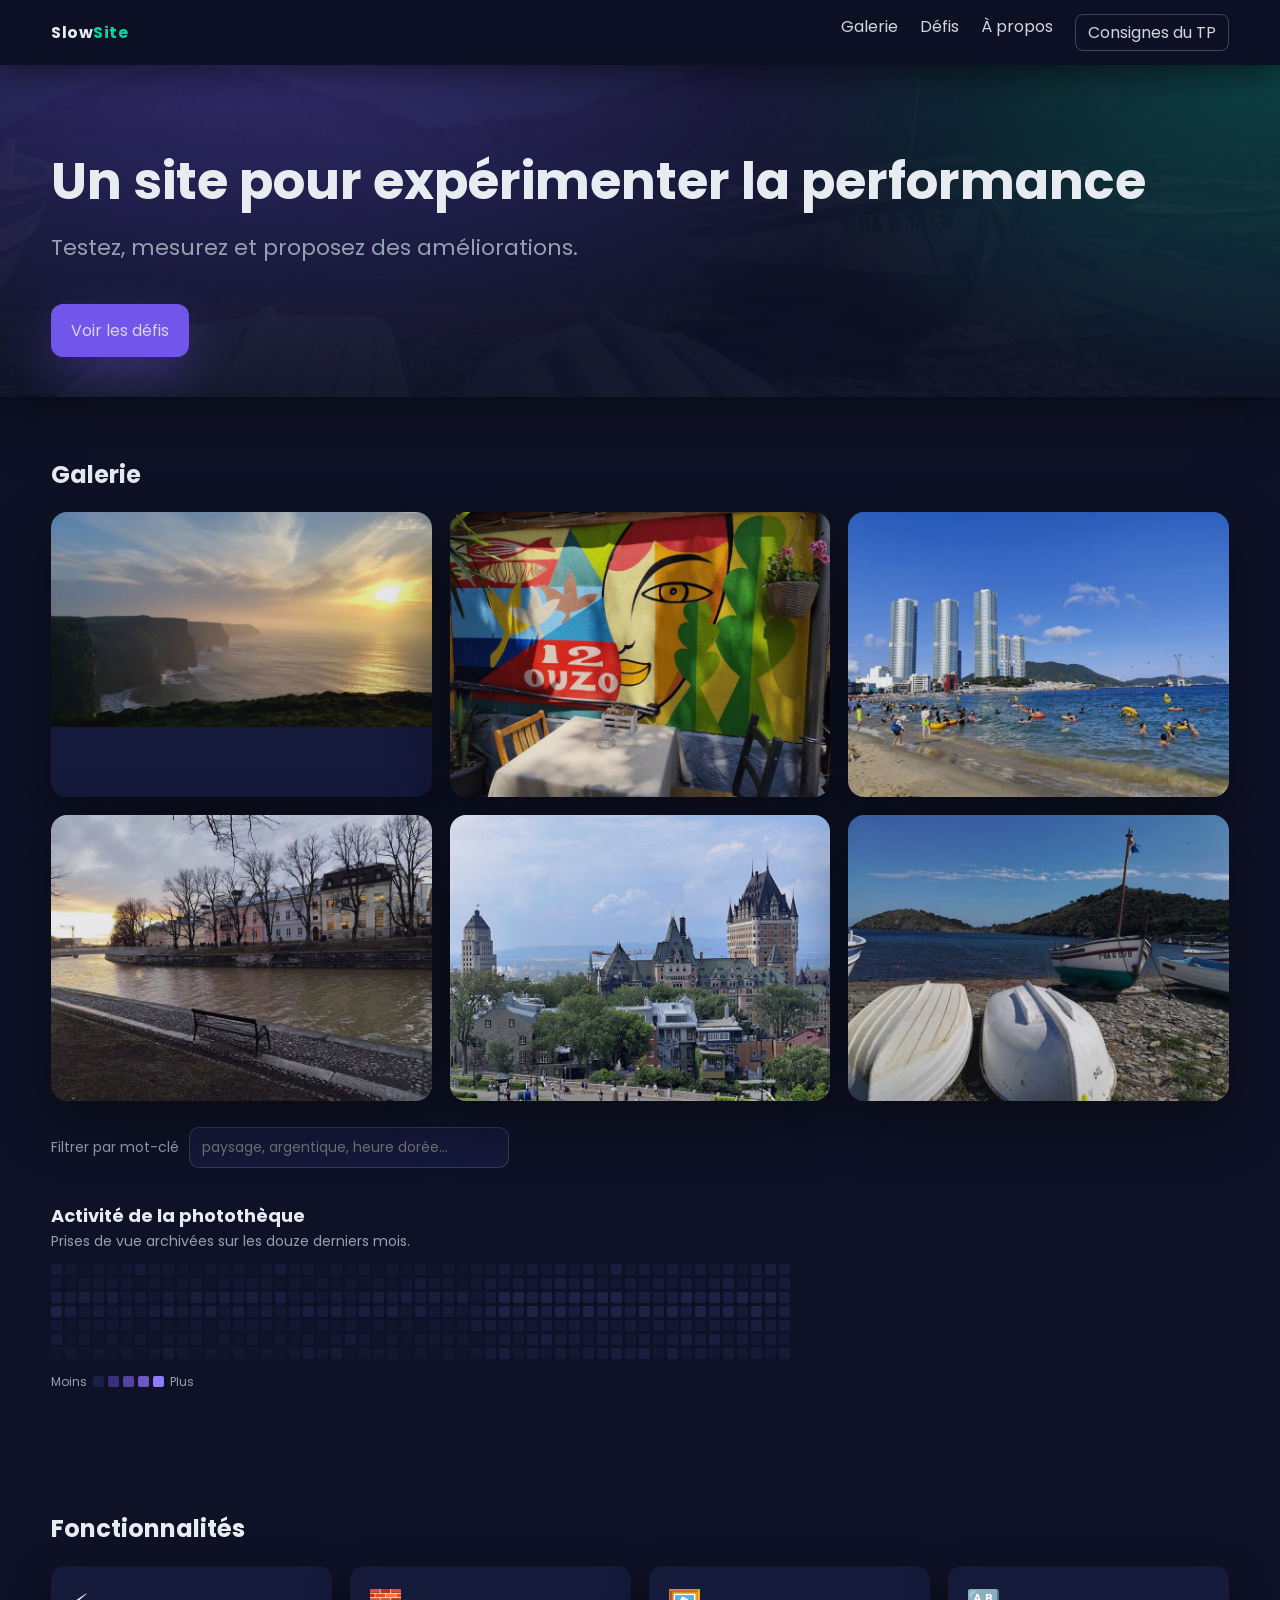
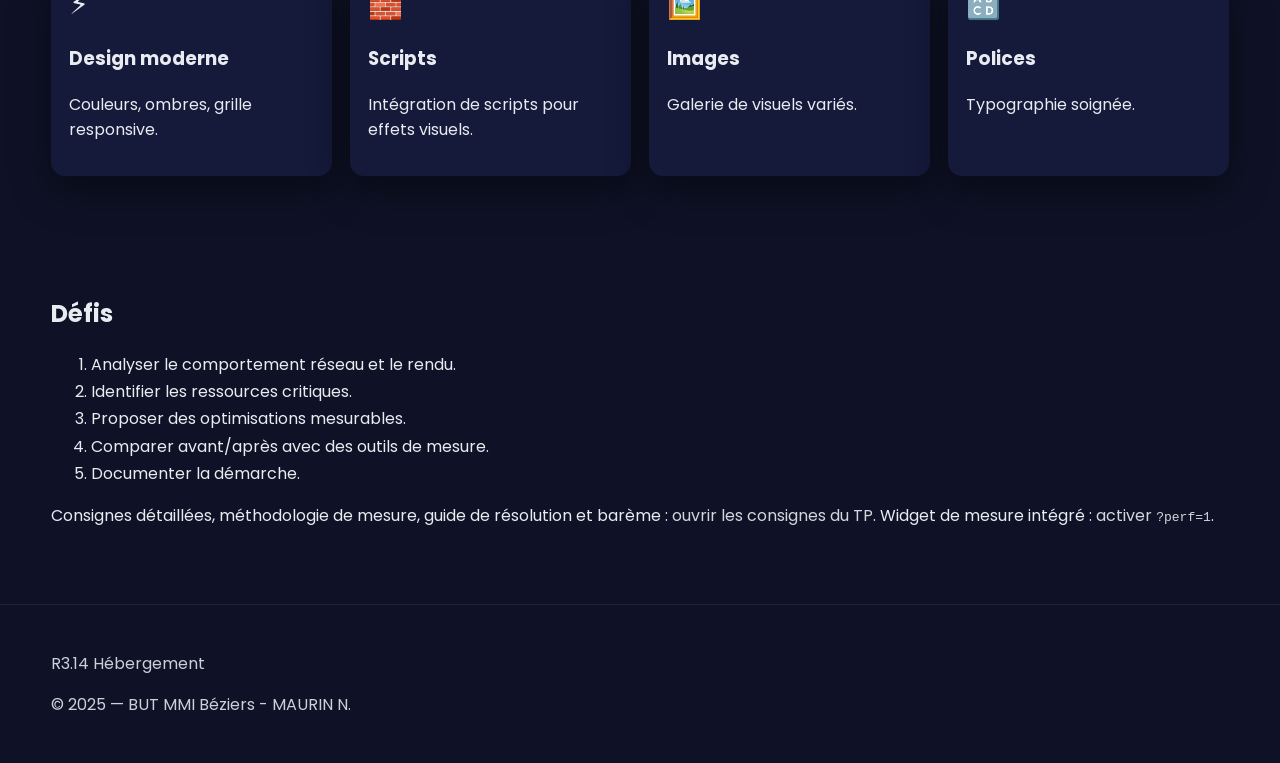
<file: index.html>
<!DOCTYPE html>
<html lang="fr">
  <head>
    <meta charset="utf-8" />
    <meta name="viewport" content="width=device-width, initial-scale=1" />
    <title>Site non optimisé...</title>

    <link rel="icon" type="image/png" href="img/favicon.png" />
    <link rel="preconnect" href="https://fonts.googleapis.com" />
    <link rel="preconnect" href="https://fonts.gstatic.com" crossorigin />

    <link rel="stylesheet" href="https://fonts.googleapis.com/css2?family=Poppins:wght@300;400;600&amp;display=swap">

    <link rel="stylesheet" href="css/styles.css" />
    <script src="js/app.js" defer></script>

    <!-- ===== Infrastructure du TP : hors exercice =====================
         Le bouton « Consignes » et sa fenêtre ne font pas partie du site à
         optimiser. Inutile de les analyser, les optimiser ou les supprimer.
         Volontairement en ligne : aucune requête supplémentaire, et rien ne
         casse quand vous réécrivez css/styles.css ou js/app.js.
         ================================================================ -->
    <style>
      .tp-link{border:1px solid rgba(255,255,255,.25);border-radius:8px;padding:5px 12px}
      .tp-link:hover{background:rgba(255,255,255,.08)}
      /* Cette entrée de menu supplémentaire fait déborder la barre sur petit
         écran : on autorise le retour à la ligne. */
      @media (max-width:640px){
        .menu{flex-wrap:wrap;justify-content:flex-end;gap:8px 14px}
      }
      #tp-modal{width:min(1000px,94vw);height:min(86vh,900px);padding:0;border:0;
        border-radius:14px;background:#0f1226;color:#E8ECF1;overflow:hidden}
      #tp-modal::backdrop{background:rgba(4,6,18,.72)}
      .tp-modal-bar{display:flex;align-items:center;justify-content:space-between;
        gap:12px;padding:10px 14px;border-bottom:1px solid rgba(255,255,255,.12);
        font:600 15px/1.3 system-ui,Segoe UI,Roboto,Arial,sans-serif}
      .tp-modal-bar button{background:transparent;color:#E8ECF1;cursor:pointer;
        border:1px solid rgba(255,255,255,.25);border-radius:8px;padding:5px 11px;font:inherit}
      .tp-modal-bar button:hover{background:rgba(255,255,255,.1)}
      #tp-modal iframe{display:block;width:100%;height:calc(100% - 45px);border:0}
    </style>
  </head>
  <body>
    <div class="topbar">
      <div class="container nav">
        <div class="logo">Slow<span>Site</span></div>
        <div class="menu">
          <a href="#galerie">Galerie</a>
          <a href="#defis">Défis</a>
          <a href="#apropos">À propos</a>
          <a class="tp-link js-consignes" href="consignes.html">Consignes du TP</a>
        </div>
      </div>
    </div>

    <div class="hero">
      <div class="container hero-inner">
        <div class="hero-text">
          <h1>Un site pour expérimenter la performance</h1>
          <p>Testez, mesurez et proposez des améliorations.</p>
          <a class="cta" href="#defis">Voir les défis</a>
        </div>
      </div>
    </div>

    <div id="galerie" class="section gallery">
      <div class="container">
        <h2>Galerie</h2>
        <div class="grid">
          <div class="card" data-mots="paysage montagne aube brume grand angle">
            <a href="img1.html"><img src="img/img1-800.jpg" width="800" height="452" fetchpriority="high" decoding="async" alt="Image 1" /></a>
          </div>
          <div class="card" data-mots="architecture ville façade contraste élevé">
            <a href="img2.html"><img src="img/img2-800.jpg" width="800" height="600" loading="lazy" decoding="async" alt="Image 2" /></a>
          </div>
          <div class="card" data-mots="portrait studio clair-obscur noir profond">
            <a href="img3.html"><img src="img/img3-800.jpg" width="800" height="600" loading="lazy" decoding="async" alt="Image 3" /></a>
          </div>
          <div class="card" data-mots="littoral falaise heure dorée pose longue">
            <a href="img4.html"><img src="img/img4-800.jpg" width="800" height="600" loading="lazy" decoding="async" alt="Image 4" /></a>
          </div>
          <div class="card" data-mots="photo de rue ruelle silhouette monochrome">
            <a href="img5.html"><img src="img/img5-800.jpg" width="800" height="600" loading="lazy" decoding="async" alt="Image 5" /></a>
          </div>
          <div class="card" data-mots="forêt sentier lumière rasante macro">
            <a href="img6.html"><img src="img/img6-800.jpg" width="800" height="600" loading="lazy" decoding="async" alt="Image 6" /></a>
          </div>
        </div>
        <div class="gallery-filter">
          <label for="q">Filtrer par mot-clé</label>
          <input id="q" type="search" list="motscles" autocomplete="off"
                 placeholder="paysage, argentique, heure dorée…" />
          <datalist id="motscles"></datalist>
          <p id="filter-info" class="filter-info"></p>
        </div>

        <div class="activity">
          <h3 class="activity-title">Activité de la photothèque</h3>
          <p class="activity-sub">Prises de vue archivées sur les douze derniers mois.</p>
          <div class="activity-scroll">
            <div id="calendrier" class="calendar"></div>
          </div>
          <p class="activity-legend">
            <span>Moins</span>
            <i class="lvl lvl-0"></i><i class="lvl lvl-1"></i><i class="lvl lvl-2"></i><i class="lvl lvl-3"></i><i class="lvl lvl-4"></i>
            <span>Plus</span>
          </p>
        </div>
      </div>
    </div>

    <div id="apropos" class="section features">
      <div class="container">
        <h2>Fonctionnalités</h2>
        <div class="features-grid">
          <div class="feature">
            <div class="icon">⚡</div>
            <h3>Design moderne</h3>
            <p>Couleurs, ombres, grille responsive.</p>
          </div>
          <div class="feature">
            <div class="icon">🧱</div>
            <h3>Scripts</h3>
            <p>Intégration de scripts pour effets visuels.</p>
          </div>
          <div class="feature">
            <div class="icon">🖼️</div>
            <h3>Images</h3>
            <p>Galerie de visuels variés.</p>
          </div>
          <div class="feature">
            <div class="icon">🔠</div>
            <h3>Polices</h3>
            <p>Typographie soignée.</p>
          </div>
        </div>
      </div>
    </div>

    <div id="defis" class="section challenges">
      <div class="container">
        <h2>Défis</h2>
        <ol>
          <li>Analyser le comportement réseau et le rendu.</li>
          <li>Identifier les ressources critiques.</li>
          <li>Proposer des optimisations mesurables.</li>
          <li>Comparer avant/après avec des outils de mesure.</li>
          <li>Documenter la démarche.</li>
        </ol>
        <p>
          Consignes détaillées, méthodologie de mesure, guide de résolution et
          barème : <a class="js-consignes" href="consignes.html">ouvrir les
          consignes du TP</a>. Widget de mesure intégré :
          <a href="?perf=1">activer <code>?perf=1</code></a>.
        </p>
      </div>
    </div>

    <div class="footer">
      <div class="container">
        <p>R3.14 Hébergement</p>
        <p>© 2025 — BUT MMI Béziers - MAURIN N.</p>
      </div>
    </div>

    <!-- ===== Infrastructure du TP : hors exercice ===================== -->
    <dialog id="tp-modal" aria-labelledby="tp-modal-titre">
      <div class="tp-modal-bar">
        <span id="tp-modal-titre">Consignes du TP</span>
        <span>
          <a class="tp-link" href="consignes.html" target="_blank" rel="noopener">Ouvrir dans un onglet</a>
          <button type="button" data-tp-close>Fermer</button>
        </span>
      </div>
      <iframe title="Consignes du TP" data-src="consignes.html"></iframe>
    </dialog>

    <script>
      /* Ouvre les consignes en fenêtre modale. Sans JavaScript, ou si
         <dialog> n'est pas supporté, les liens naviguent normalement vers
         consignes.html : le contenu reste accessible dans tous les cas.
         L'iframe n'est chargée qu'à la première ouverture, pour ne rien
         ajouter au chargement de la page mesurée. */
      (function () {
        var modal = document.getElementById('tp-modal');
        var liens = document.querySelectorAll('.js-consignes');
        if (!modal || !liens.length || typeof modal.showModal !== 'function') return;

        var frame = modal.querySelector('iframe');
        for (var i = 0; i < liens.length; i++) {
          liens[i].addEventListener('click', function (e) {
            e.preventDefault();
            if (!frame.getAttribute('src')) {
              frame.setAttribute('src', frame.dataset.src);
            }
            modal.showModal();
          });
        }
        modal.querySelector('[data-tp-close]').addEventListener('click', function () {
          modal.close();
        });
        // Échap ne remonte pas d'une iframe vers le <dialog> parent : on
        // écoute donc aussi dans le document embarqué (même origine).
        frame.addEventListener('load', function () {
          try {
            frame.contentDocument.addEventListener('keydown', function (e) {
              if (e.key === 'Escape') modal.close();
            });
          } catch (err) { /* origine différente : la touche Échap n'agira pas */ }
        });
        // Clic sur le fond sombre : la cible est alors le <dialog> lui-même.
        modal.addEventListener('click', function (e) {
          if (e.target === modal) modal.close();
        });
      })();
      /* ================================================================ */

      if (new URLSearchParams(location.search).has('perf')) {
        var s = document.createElement('script');
        s.src = 'js/metrics.js';
        s.defer = true;
        document.head.appendChild(s);
      }
    </script>
  </body>
</html>
</file>
<file: css/styles.css>
/* Reliquats de l'ancienne charte graphique, fusionnés dans ce fichier
   (ex theme-legacy.css). */
/* Texture d'arrière-plan du bandeau principal. */
.hero{position:relative;overflow:hidden}
.hero::before{
  content:"";
  position:absolute;
  inset:0;
  background:url('../img/hero-bg.jpg') center / cover no-repeat;
  opacity:.04;
  pointer-events:none;
}
.hero-inner{position:relative;z-index:1}

.hero, .card, .feature, .cta{
  box-shadow:
    0 2px 4px rgba(0,0,0,.14),
    0 8px 24px rgba(0,0,0,.22),
    0 24px 60px rgba(0,0,0,.18);
}
:root{--bg:#0f1226;--fg:#E8ECF1;--muted:#93A1B1;--primary:#7C5CFF;--accent:#06D6A0;--card:#15193A;--shadow:rgba(0,0,0,0.45)}
*{box-sizing:border-box}
html,body{margin:0;padding:0;background:var(--bg);color:var(--fg);font-family:'Poppins',system-ui,Segoe UI,Roboto,Arial,sans-serif}
.container{width:min(1200px,92%);margin:0 auto}
a{color:var(--fg);text-decoration:none;opacity:.9}a:hover{opacity:1}
.topbar{position:sticky;top:0;backdrop-filter:blur(6px);background:linear-gradient(180deg,rgba(13,16,35,.8),rgba(13,16,35,.2));z-index:10;box-shadow:0 10px 30px var(--shadow)}
.nav{display:flex;align-items:center;justify-content:space-between;padding:14px 0}
.logo{font-weight:700;letter-spacing:.5px}.logo span{color:var(--accent)}.menu{display:flex;gap:22px}
.hero{padding:90px 0 40px;background:radial-gradient(1200px 600px at 20% -10%, rgba(124,92,255,.35), transparent 60%), radial-gradient(900px 600px at 100% 0%, rgba(6,214,160,.25), transparent 60%)}
.hero-inner{display:grid;grid-template-columns:1fr;gap:28px}
.hero h1{font-size:clamp(28px,4vw,56px);line-height:1.05;margin:0 0 10px}
.hero p{font-size:clamp(16px,1.8vw,22px);color:var(--muted)}
.highlight{color:var(--accent)}
.cta{display:inline-block;margin-top:18px;background:var(--primary);padding:14px 20px;border-radius:12px;box-shadow:0 20px 50px rgba(124,92,255,.35);transition:transform .2s ease, box-shadow .2s ease}
.cta:hover{transform:translateY(-2px);box-shadow:0 28px 60px rgba(124,92,255,.45)}
.section{padding:60px 0}.section h2{margin:0 0 20px}
.gallery .grid{display:grid;grid-template-columns:repeat(3,1fr);gap:18px}
.card{background:var(--card);border-radius:16px;overflow:hidden;box-shadow:0 20px 60px var(--shadow)}
.card img{display:block;width:100%;height:auto;opacity:0;transition:opacity .6s ease}
.card img.loaded{opacity:1}
.features-grid{display:grid;grid-template-columns:repeat(4,1fr);gap:18px}
.feature{background:var(--card);padding:18px;border-radius:14px;box-shadow:0 14px 40px var(--shadow)}
.feature .icon{font-size:28px}
.challenges ol{line-height:1.7}
.footer{padding:30px 0;border-top:1px solid rgba(255,255,255,.08);color:#c9d1d9}
.redundant-1{padding:1px;margin:1px;box-shadow:0 0 1px rgba(0,0,0,.1)}
.redundant-2{padding:2px;margin:2px;box-shadow:0 0 2px rgba(0,0,0,.2)}
.redundant-3{padding:3px;margin:3px;box-shadow:0 0 3px rgba(0,0,0,.3)}
.redundant-4{padding:4px;margin:4px;box-shadow:0 0 4px rgba(0,0,0,.4)}
.redundant-5{padding:0px;margin:5px;box-shadow:0 0 5px rgba(0,0,0,.5)}
.redundant-6{padding:1px;margin:6px;box-shadow:0 0 6px rgba(0,0,0,.6)}
.redundant-7{padding:2px;margin:0px;box-shadow:0 0 7px rgba(0,0,0,.7)}
.redundant-8{padding:3px;margin:1px;box-shadow:0 0 8px rgba(0,0,0,.8)}
.redundant-9{padding:4px;margin:2px;box-shadow:0 0 0px rgba(0,0,0,.0)}
.redundant-10{padding:0px;margin:3px;box-shadow:0 0 1px rgba(0,0,0,.1)}
.redundant-11{padding:1px;margin:4px;box-shadow:0 0 2px rgba(0,0,0,.2)}
.redundant-12{padding:2px;margin:5px;box-shadow:0 0 3px rgba(0,0,0,.3)}
.redundant-13{padding:3px;margin:6px;box-shadow:0 0 4px rgba(0,0,0,.4)}
.redundant-14{padding:4px;margin:0px;box-shadow:0 0 5px rgba(0,0,0,.5)}
.redundant-15{padding:0px;margin:1px;box-shadow:0 0 6px rgba(0,0,0,.6)}
.redundant-16{padding:1px;margin:2px;box-shadow:0 0 7px rgba(0,0,0,.7)}
.redundant-17{padding:2px;margin:3px;box-shadow:0 0 8px rgba(0,0,0,.8)}
.redundant-18{padding:3px;margin:4px;box-shadow:0 0 0px rgba(0,0,0,.0)}
.redundant-19{padding:4px;margin:5px;box-shadow:0 0 1px rgba(0,0,0,.1)}
.redundant-20{padding:0px;margin:6px;box-shadow:0 0 2px rgba(0,0,0,.2)}
.redundant-21{padding:1px;margin:0px;box-shadow:0 0 3px rgba(0,0,0,.3)}
.redundant-22{padding:2px;margin:1px;box-shadow:0 0 4px rgba(0,0,0,.4)}
.redundant-23{padding:3px;margin:2px;box-shadow:0 0 5px rgba(0,0,0,.5)}
.redundant-24{padding:4px;margin:3px;box-shadow:0 0 6px rgba(0,0,0,.6)}
.redundant-25{padding:0px;margin:4px;box-shadow:0 0 7px rgba(0,0,0,.7)}
.redundant-26{padding:1px;margin:5px;box-shadow:0 0 8px rgba(0,0,0,.8)}
.redundant-27{padding:2px;margin:6px;box-shadow:0 0 0px rgba(0,0,0,.0)}
.redundant-28{padding:3px;margin:0px;box-shadow:0 0 1px rgba(0,0,0,.1)}
.redundant-29{padding:4px;margin:1px;box-shadow:0 0 2px rgba(0,0,0,.2)}
.redundant-30{padding:0px;margin:2px;box-shadow:0 0 3px rgba(0,0,0,.3)}
.redundant-31{padding:1px;margin:3px;box-shadow:0 0 4px rgba(0,0,0,.4)}
.redundant-32{padding:2px;margin:4px;box-shadow:0 0 5px rgba(0,0,0,.5)}
.redundant-33{padding:3px;margin:5px;box-shadow:0 0 6px rgba(0,0,0,.6)}
.redundant-34{padding:4px;margin:6px;box-shadow:0 0 7px rgba(0,0,0,.7)}
.redundant-35{padding:0px;margin:0px;box-shadow:0 0 8px rgba(0,0,0,.8)}
.redundant-36{padding:1px;margin:1px;box-shadow:0 0 0px rgba(0,0,0,.0)}
.redundant-37{padding:2px;margin:2px;box-shadow:0 0 1px rgba(0,0,0,.1)}
.redundant-38{padding:3px;margin:3px;box-shadow:0 0 2px rgba(0,0,0,.2)}
.redundant-39{padding:4px;margin:4px;box-shadow:0 0 3px rgba(0,0,0,.3)}
.redundant-40{padding:0px;margin:5px;box-shadow:0 0 4px rgba(0,0,0,.4)}
.redundant-41{padding:1px;margin:6px;box-shadow:0 0 5px rgba(0,0,0,.5)}
.redundant-42{padding:2px;margin:0px;box-shadow:0 0 6px rgba(0,0,0,.6)}
.redundant-43{padding:3px;margin:1px;box-shadow:0 0 7px rgba(0,0,0,.7)}
.redundant-44{padding:4px;margin:2px;box-shadow:0 0 8px rgba(0,0,0,.8)}
.redundant-45{padding:0px;margin:3px;box-shadow:0 0 0px rgba(0,0,0,.0)}
.redundant-46{padding:1px;margin:4px;box-shadow:0 0 1px rgba(0,0,0,.1)}
.redundant-47{padding:2px;margin:5px;box-shadow:0 0 2px rgba(0,0,0,.2)}
.redundant-48{padding:3px;margin:6px;box-shadow:0 0 3px rgba(0,0,0,.3)}
.redundant-49{padding:4px;margin:0px;box-shadow:0 0 4px rgba(0,0,0,.4)}
.redundant-50{padding:0px;margin:1px;box-shadow:0 0 5px rgba(0,0,0,.5)}
.redundant-51{padding:1px;margin:2px;box-shadow:0 0 6px rgba(0,0,0,.6)}
.redundant-52{padding:2px;margin:3px;box-shadow:0 0 7px rgba(0,0,0,.7)}
.redundant-53{padding:3px;margin:4px;box-shadow:0 0 8px rgba(0,0,0,.8)}
.redundant-54{padding:4px;margin:5px;box-shadow:0 0 0px rgba(0,0,0,.0)}
.redundant-55{padding:0px;margin:6px;box-shadow:0 0 1px rgba(0,0,0,.1)}
.redundant-56{padding:1px;margin:0px;box-shadow:0 0 2px rgba(0,0,0,.2)}
.redundant-57{padding:2px;margin:1px;box-shadow:0 0 3px rgba(0,0,0,.3)}
.redundant-58{padding:3px;margin:2px;box-shadow:0 0 4px rgba(0,0,0,.4)}
.redundant-59{padding:4px;margin:3px;box-shadow:0 0 5px rgba(0,0,0,.5)}
.redundant-60{padding:0px;margin:4px;box-shadow:0 0 6px rgba(0,0,0,.6)}
.redundant-61{padding:1px;margin:5px;box-shadow:0 0 7px rgba(0,0,0,.7)}
.redundant-62{padding:2px;margin:6px;box-shadow:0 0 8px rgba(0,0,0,.8)}
.redundant-63{padding:3px;margin:0px;box-shadow:0 0 0px rgba(0,0,0,.0)}
.redundant-64{padding:4px;margin:1px;box-shadow:0 0 1px rgba(0,0,0,.1)}
.redundant-65{padding:0px;margin:2px;box-shadow:0 0 2px rgba(0,0,0,.2)}
.redundant-66{padding:1px;margin:3px;box-shadow:0 0 3px rgba(0,0,0,.3)}
.redundant-67{padding:2px;margin:4px;box-shadow:0 0 4px rgba(0,0,0,.4)}
.redundant-68{padding:3px;margin:5px;box-shadow:0 0 5px rgba(0,0,0,.5)}
.redundant-69{padding:4px;margin:6px;box-shadow:0 0 6px rgba(0,0,0,.6)}
.redundant-70{padding:0px;margin:0px;box-shadow:0 0 7px rgba(0,0,0,.7)}
.redundant-71{padding:1px;margin:1px;box-shadow:0 0 8px rgba(0,0,0,.8)}
.redundant-72{padding:2px;margin:2px;box-shadow:0 0 0px rgba(0,0,0,.0)}
.redundant-73{padding:3px;margin:3px;box-shadow:0 0 1px rgba(0,0,0,.1)}
.redundant-74{padding:4px;margin:4px;box-shadow:0 0 2px rgba(0,0,0,.2)}
.redundant-75{padding:0px;margin:5px;box-shadow:0 0 3px rgba(0,0,0,.3)}
.redundant-76{padding:1px;margin:6px;box-shadow:0 0 4px rgba(0,0,0,.4)}
.redundant-77{padding:2px;margin:0px;box-shadow:0 0 5px rgba(0,0,0,.5)}
.redundant-78{padding:3px;margin:1px;box-shadow:0 0 6px rgba(0,0,0,.6)}
.redundant-79{padding:4px;margin:2px;box-shadow:0 0 7px rgba(0,0,0,.7)}
.redundant-80{padding:0px;margin:3px;box-shadow:0 0 8px rgba(0,0,0,.8)}
.redundant-81{padding:1px;margin:4px;box-shadow:0 0 0px rgba(0,0,0,.0)}
.redundant-82{padding:2px;margin:5px;box-shadow:0 0 1px rgba(0,0,0,.1)}
.redundant-83{padding:3px;margin:6px;box-shadow:0 0 2px rgba(0,0,0,.2)}
.redundant-84{padding:4px;margin:0px;box-shadow:0 0 3px rgba(0,0,0,.3)}
.redundant-85{padding:0px;margin:1px;box-shadow:0 0 4px rgba(0,0,0,.4)}
.redundant-86{padding:1px;margin:2px;box-shadow:0 0 5px rgba(0,0,0,.5)}
.redundant-87{padding:2px;margin:3px;box-shadow:0 0 6px rgba(0,0,0,.6)}
.redundant-88{padding:3px;margin:4px;box-shadow:0 0 7px rgba(0,0,0,.7)}
.redundant-89{padding:4px;margin:5px;box-shadow:0 0 8px rgba(0,0,0,.8)}
.redundant-90{padding:0px;margin:6px;box-shadow:0 0 0px rgba(0,0,0,.0)}
.redundant-91{padding:1px;margin:0px;box-shadow:0 0 1px rgba(0,0,0,.1)}
.redundant-92{padding:2px;margin:1px;box-shadow:0 0 2px rgba(0,0,0,.2)}
.redundant-93{padding:3px;margin:2px;box-shadow:0 0 3px rgba(0,0,0,.3)}
.redundant-94{padding:4px;margin:3px;box-shadow:0 0 4px rgba(0,0,0,.4)}
.redundant-95{padding:0px;margin:4px;box-shadow:0 0 5px rgba(0,0,0,.5)}
.redundant-96{padding:1px;margin:5px;box-shadow:0 0 6px rgba(0,0,0,.6)}
.redundant-97{padding:2px;margin:6px;box-shadow:0 0 7px rgba(0,0,0,.7)}
.redundant-98{padding:3px;margin:0px;box-shadow:0 0 8px rgba(0,0,0,.8)}
.redundant-99{padding:4px;margin:1px;box-shadow:0 0 0px rgba(0,0,0,.0)}
.redundant-100{padding:0px;margin:2px;box-shadow:0 0 1px rgba(0,0,0,.1)}
.redundant-101{padding:1px;margin:3px;box-shadow:0 0 2px rgba(0,0,0,.2)}
.redundant-102{padding:2px;margin:4px;box-shadow:0 0 3px rgba(0,0,0,.3)}
.redundant-103{padding:3px;margin:5px;box-shadow:0 0 4px rgba(0,0,0,.4)}
.redundant-104{padding:4px;margin:6px;box-shadow:0 0 5px rgba(0,0,0,.5)}
.redundant-105{padding:0px;margin:0px;box-shadow:0 0 6px rgba(0,0,0,.6)}
.redundant-106{padding:1px;margin:1px;box-shadow:0 0 7px rgba(0,0,0,.7)}
.redundant-107{padding:2px;margin:2px;box-shadow:0 0 8px rgba(0,0,0,.8)}
.redundant-108{padding:3px;margin:3px;box-shadow:0 0 0px rgba(0,0,0,.0)}
.redundant-109{padding:4px;margin:4px;box-shadow:0 0 1px rgba(0,0,0,.1)}
.redundant-110{padding:0px;margin:5px;box-shadow:0 0 2px rgba(0,0,0,.2)}
.redundant-111{padding:1px;margin:6px;box-shadow:0 0 3px rgba(0,0,0,.3)}
.redundant-112{padding:2px;margin:0px;box-shadow:0 0 4px rgba(0,0,0,.4)}
.redundant-113{padding:3px;margin:1px;box-shadow:0 0 5px rgba(0,0,0,.5)}
.redundant-114{padding:4px;margin:2px;box-shadow:0 0 6px rgba(0,0,0,.6)}
.redundant-115{padding:0px;margin:3px;box-shadow:0 0 7px rgba(0,0,0,.7)}
.redundant-116{padding:1px;margin:4px;box-shadow:0 0 8px rgba(0,0,0,.8)}
.redundant-117{padding:2px;margin:5px;box-shadow:0 0 0px rgba(0,0,0,.0)}
.redundant-118{padding:3px;margin:6px;box-shadow:0 0 1px rgba(0,0,0,.1)}
.redundant-119{padding:4px;margin:0px;box-shadow:0 0 2px rgba(0,0,0,.2)}
.redundant-120{padding:0px;margin:1px;box-shadow:0 0 3px rgba(0,0,0,.3)}
.redundant-121{padding:1px;margin:2px;box-shadow:0 0 4px rgba(0,0,0,.4)}
.redundant-122{padding:2px;margin:3px;box-shadow:0 0 5px rgba(0,0,0,.5)}
.redundant-123{padding:3px;margin:4px;box-shadow:0 0 6px rgba(0,0,0,.6)}
.redundant-124{padding:4px;margin:5px;box-shadow:0 0 7px rgba(0,0,0,.7)}
.redundant-125{padding:0px;margin:6px;box-shadow:0 0 8px rgba(0,0,0,.8)}
.redundant-126{padding:1px;margin:0px;box-shadow:0 0 0px rgba(0,0,0,.0)}
.redundant-127{padding:2px;margin:1px;box-shadow:0 0 1px rgba(0,0,0,.1)}
.redundant-128{padding:3px;margin:2px;box-shadow:0 0 2px rgba(0,0,0,.2)}
.redundant-129{padding:4px;margin:3px;box-shadow:0 0 3px rgba(0,0,0,.3)}
.redundant-130{padding:0px;margin:4px;box-shadow:0 0 4px rgba(0,0,0,.4)}
.redundant-131{padding:1px;margin:5px;box-shadow:0 0 5px rgba(0,0,0,.5)}
.redundant-132{padding:2px;margin:6px;box-shadow:0 0 6px rgba(0,0,0,.6)}
.redundant-133{padding:3px;margin:0px;box-shadow:0 0 7px rgba(0,0,0,.7)}
.redundant-134{padding:4px;margin:1px;box-shadow:0 0 8px rgba(0,0,0,.8)}
.redundant-135{padding:0px;margin:2px;box-shadow:0 0 0px rgba(0,0,0,.0)}
.redundant-136{padding:1px;margin:3px;box-shadow:0 0 1px rgba(0,0,0,.1)}
.redundant-137{padding:2px;margin:4px;box-shadow:0 0 2px rgba(0,0,0,.2)}
.redundant-138{padding:3px;margin:5px;box-shadow:0 0 3px rgba(0,0,0,.3)}
.redundant-139{padding:4px;margin:6px;box-shadow:0 0 4px rgba(0,0,0,.4)}
.redundant-140{padding:0px;margin:0px;box-shadow:0 0 5px rgba(0,0,0,.5)}
.redundant-141{padding:1px;margin:1px;box-shadow:0 0 6px rgba(0,0,0,.6)}
.redundant-142{padding:2px;margin:2px;box-shadow:0 0 7px rgba(0,0,0,.7)}
.redundant-143{padding:3px;margin:3px;box-shadow:0 0 8px rgba(0,0,0,.8)}
.redundant-144{padding:4px;margin:4px;box-shadow:0 0 0px rgba(0,0,0,.0)}
.redundant-145{padding:0px;margin:5px;box-shadow:0 0 1px rgba(0,0,0,.1)}
.redundant-146{padding:1px;margin:6px;box-shadow:0 0 2px rgba(0,0,0,.2)}
.redundant-147{padding:2px;margin:0px;box-shadow:0 0 3px rgba(0,0,0,.3)}
.redundant-148{padding:3px;margin:1px;box-shadow:0 0 4px rgba(0,0,0,.4)}
.redundant-149{padding:4px;margin:2px;box-shadow:0 0 5px rgba(0,0,0,.5)}
.redundant-150{padding:0px;margin:3px;box-shadow:0 0 6px rgba(0,0,0,.6)}
.redundant-151{padding:1px;margin:4px;box-shadow:0 0 7px rgba(0,0,0,.7)}
.redundant-152{padding:2px;margin:5px;box-shadow:0 0 8px rgba(0,0,0,.8)}
.redundant-153{padding:3px;margin:6px;box-shadow:0 0 0px rgba(0,0,0,.0)}
.redundant-154{padding:4px;margin:0px;box-shadow:0 0 1px rgba(0,0,0,.1)}
.redundant-155{padding:0px;margin:1px;box-shadow:0 0 2px rgba(0,0,0,.2)}
.redundant-156{padding:1px;margin:2px;box-shadow:0 0 3px rgba(0,0,0,.3)}
.redundant-157{padding:2px;margin:3px;box-shadow:0 0 4px rgba(0,0,0,.4)}
.redundant-158{padding:3px;margin:4px;box-shadow:0 0 5px rgba(0,0,0,.5)}
.redundant-159{padding:4px;margin:5px;box-shadow:0 0 6px rgba(0,0,0,.6)}
.redundant-160{padding:0px;margin:6px;box-shadow:0 0 7px rgba(0,0,0,.7)}
.redundant-161{padding:1px;margin:0px;box-shadow:0 0 8px rgba(0,0,0,.8)}
.redundant-162{padding:2px;margin:1px;box-shadow:0 0 0px rgba(0,0,0,.0)}
.redundant-163{padding:3px;margin:2px;box-shadow:0 0 1px rgba(0,0,0,.1)}
.redundant-164{padding:4px;margin:3px;box-shadow:0 0 2px rgba(0,0,0,.2)}
.redundant-165{padding:0px;margin:4px;box-shadow:0 0 3px rgba(0,0,0,.3)}
.redundant-166{padding:1px;margin:5px;box-shadow:0 0 4px rgba(0,0,0,.4)}
.redundant-167{padding:2px;margin:6px;box-shadow:0 0 5px rgba(0,0,0,.5)}
.redundant-168{padding:3px;margin:0px;box-shadow:0 0 6px rgba(0,0,0,.6)}
.redundant-169{padding:4px;margin:1px;box-shadow:0 0 7px rgba(0,0,0,.7)}
.redundant-170{padding:0px;margin:2px;box-shadow:0 0 8px rgba(0,0,0,.8)}
.redundant-171{padding:1px;margin:3px;box-shadow:0 0 0px rgba(0,0,0,.0)}
.redundant-172{padding:2px;margin:4px;box-shadow:0 0 1px rgba(0,0,0,.1)}
.redundant-173{padding:3px;margin:5px;box-shadow:0 0 2px rgba(0,0,0,.2)}
.redundant-174{padding:4px;margin:6px;box-shadow:0 0 3px rgba(0,0,0,.3)}
.redundant-175{padding:0px;margin:0px;box-shadow:0 0 4px rgba(0,0,0,.4)}
.redundant-176{padding:1px;margin:1px;box-shadow:0 0 5px rgba(0,0,0,.5)}
.redundant-177{padding:2px;margin:2px;box-shadow:0 0 6px rgba(0,0,0,.6)}
.redundant-178{padding:3px;margin:3px;box-shadow:0 0 7px rgba(0,0,0,.7)}
.redundant-179{padding:4px;margin:4px;box-shadow:0 0 8px rgba(0,0,0,.8)}
.redundant-180{padding:0px;margin:5px;box-shadow:0 0 0px rgba(0,0,0,.0)}
.redundant-181{padding:1px;margin:6px;box-shadow:0 0 1px rgba(0,0,0,.1)}
.redundant-182{padding:2px;margin:0px;box-shadow:0 0 2px rgba(0,0,0,.2)}
.redundant-183{padding:3px;margin:1px;box-shadow:0 0 3px rgba(0,0,0,.3)}
.redundant-184{padding:4px;margin:2px;box-shadow:0 0 4px rgba(0,0,0,.4)}
.redundant-185{padding:0px;margin:3px;box-shadow:0 0 5px rgba(0,0,0,.5)}
.redundant-186{padding:1px;margin:4px;box-shadow:0 0 6px rgba(0,0,0,.6)}
.redundant-187{padding:2px;margin:5px;box-shadow:0 0 7px rgba(0,0,0,.7)}
.redundant-188{padding:3px;margin:6px;box-shadow:0 0 8px rgba(0,0,0,.8)}
.redundant-189{padding:4px;margin:0px;box-shadow:0 0 0px rgba(0,0,0,.0)}
.redundant-190{padding:0px;margin:1px;box-shadow:0 0 1px rgba(0,0,0,.1)}
.redundant-191{padding:1px;margin:2px;box-shadow:0 0 2px rgba(0,0,0,.2)}
.redundant-192{padding:2px;margin:3px;box-shadow:0 0 3px rgba(0,0,0,.3)}
.redundant-193{padding:3px;margin:4px;box-shadow:0 0 4px rgba(0,0,0,.4)}
.redundant-194{padding:4px;margin:5px;box-shadow:0 0 5px rgba(0,0,0,.5)}
.redundant-195{padding:0px;margin:6px;box-shadow:0 0 6px rgba(0,0,0,.6)}
.redundant-196{padding:1px;margin:0px;box-shadow:0 0 7px rgba(0,0,0,.7)}
.redundant-197{padding:2px;margin:1px;box-shadow:0 0 8px rgba(0,0,0,.8)}
.redundant-198{padding:3px;margin:2px;box-shadow:0 0 0px rgba(0,0,0,.0)}
.redundant-199{padding:4px;margin:3px;box-shadow:0 0 1px rgba(0,0,0,.1)}
.redundant-200{padding:0px;margin:4px;box-shadow:0 0 2px rgba(0,0,0,.2)}
.redundant-201{padding:1px;margin:5px;box-shadow:0 0 3px rgba(0,0,0,.3)}
.redundant-202{padding:2px;margin:6px;box-shadow:0 0 4px rgba(0,0,0,.4)}
.redundant-203{padding:3px;margin:0px;box-shadow:0 0 5px rgba(0,0,0,.5)}
.redundant-204{padding:4px;margin:1px;box-shadow:0 0 6px rgba(0,0,0,.6)}
.redundant-205{padding:0px;margin:2px;box-shadow:0 0 7px rgba(0,0,0,.7)}
.redundant-206{padding:1px;margin:3px;box-shadow:0 0 8px rgba(0,0,0,.8)}
.redundant-207{padding:2px;margin:4px;box-shadow:0 0 0px rgba(0,0,0,.0)}
.redundant-208{padding:3px;margin:5px;box-shadow:0 0 1px rgba(0,0,0,.1)}
.redundant-209{padding:4px;margin:6px;box-shadow:0 0 2px rgba(0,0,0,.2)}
.redundant-210{padding:0px;margin:0px;box-shadow:0 0 3px rgba(0,0,0,.3)}
.redundant-211{padding:1px;margin:1px;box-shadow:0 0 4px rgba(0,0,0,.4)}
.redundant-212{padding:2px;margin:2px;box-shadow:0 0 5px rgba(0,0,0,.5)}
.redundant-213{padding:3px;margin:3px;box-shadow:0 0 6px rgba(0,0,0,.6)}
.redundant-214{padding:4px;margin:4px;box-shadow:0 0 7px rgba(0,0,0,.7)}
.redundant-215{padding:0px;margin:5px;box-shadow:0 0 8px rgba(0,0,0,.8)}
.redundant-216{padding:1px;margin:6px;box-shadow:0 0 0px rgba(0,0,0,.0)}
.redundant-217{padding:2px;margin:0px;box-shadow:0 0 1px rgba(0,0,0,.1)}
.redundant-218{padding:3px;margin:1px;box-shadow:0 0 2px rgba(0,0,0,.2)}
.redundant-219{padding:4px;margin:2px;box-shadow:0 0 3px rgba(0,0,0,.3)}
.redundant-220{padding:0px;margin:3px;box-shadow:0 0 4px rgba(0,0,0,.4)}
.redundant-221{padding:1px;margin:4px;box-shadow:0 0 5px rgba(0,0,0,.5)}
.redundant-222{padding:2px;margin:5px;box-shadow:0 0 6px rgba(0,0,0,.6)}
.redundant-223{padding:3px;margin:6px;box-shadow:0 0 7px rgba(0,0,0,.7)}
.redundant-224{padding:4px;margin:0px;box-shadow:0 0 8px rgba(0,0,0,.8)}
.redundant-225{padding:0px;margin:1px;box-shadow:0 0 0px rgba(0,0,0,.0)}
.redundant-226{padding:1px;margin:2px;box-shadow:0 0 1px rgba(0,0,0,.1)}
.redundant-227{padding:2px;margin:3px;box-shadow:0 0 2px rgba(0,0,0,.2)}
.redundant-228{padding:3px;margin:4px;box-shadow:0 0 3px rgba(0,0,0,.3)}
.redundant-229{padding:4px;margin:5px;box-shadow:0 0 4px rgba(0,0,0,.4)}
.redundant-230{padding:0px;margin:6px;box-shadow:0 0 5px rgba(0,0,0,.5)}
.redundant-231{padding:1px;margin:0px;box-shadow:0 0 6px rgba(0,0,0,.6)}
.redundant-232{padding:2px;margin:1px;box-shadow:0 0 7px rgba(0,0,0,.7)}
.redundant-233{padding:3px;margin:2px;box-shadow:0 0 8px rgba(0,0,0,.8)}
.redundant-234{padding:4px;margin:3px;box-shadow:0 0 0px rgba(0,0,0,.0)}
.redundant-235{padding:0px;margin:4px;box-shadow:0 0 1px rgba(0,0,0,.1)}
.redundant-236{padding:1px;margin:5px;box-shadow:0 0 2px rgba(0,0,0,.2)}
.redundant-237{padding:2px;margin:6px;box-shadow:0 0 3px rgba(0,0,0,.3)}
.redundant-238{padding:3px;margin:0px;box-shadow:0 0 4px rgba(0,0,0,.4)}
.redundant-239{padding:4px;margin:1px;box-shadow:0 0 5px rgba(0,0,0,.5)}
.redundant-240{padding:0px;margin:2px;box-shadow:0 0 6px rgba(0,0,0,.6)}
.redundant-241{padding:1px;margin:3px;box-shadow:0 0 7px rgba(0,0,0,.7)}
.redundant-242{padding:2px;margin:4px;box-shadow:0 0 8px rgba(0,0,0,.8)}
.redundant-243{padding:3px;margin:5px;box-shadow:0 0 0px rgba(0,0,0,.0)}
.redundant-244{padding:4px;margin:6px;box-shadow:0 0 1px rgba(0,0,0,.1)}
.redundant-245{padding:0px;margin:0px;box-shadow:0 0 2px rgba(0,0,0,.2)}
.redundant-246{padding:1px;margin:1px;box-shadow:0 0 3px rgba(0,0,0,.3)}
.redundant-247{padding:2px;margin:2px;box-shadow:0 0 4px rgba(0,0,0,.4)}
.redundant-248{padding:3px;margin:3px;box-shadow:0 0 5px rgba(0,0,0,.5)}
.redundant-249{padding:4px;margin:4px;box-shadow:0 0 6px rgba(0,0,0,.6)}
.redundant-250{padding:0px;margin:5px;box-shadow:0 0 7px rgba(0,0,0,.7)}
.redundant-251{padding:1px;margin:6px;box-shadow:0 0 8px rgba(0,0,0,.8)}
.redundant-252{padding:2px;margin:0px;box-shadow:0 0 0px rgba(0,0,0,.0)}
.redundant-253{padding:3px;margin:1px;box-shadow:0 0 1px rgba(0,0,0,.1)}
.redundant-254{padding:4px;margin:2px;box-shadow:0 0 2px rgba(0,0,0,.2)}
.redundant-255{padding:0px;margin:3px;box-shadow:0 0 3px rgba(0,0,0,.3)}
.redundant-256{padding:1px;margin:4px;box-shadow:0 0 4px rgba(0,0,0,.4)}
.redundant-257{padding:2px;margin:5px;box-shadow:0 0 5px rgba(0,0,0,.5)}
.redundant-258{padding:3px;margin:6px;box-shadow:0 0 6px rgba(0,0,0,.6)}
.redundant-259{padding:4px;margin:0px;box-shadow:0 0 7px rgba(0,0,0,.7)}
.redundant-260{padding:0px;margin:1px;box-shadow:0 0 8px rgba(0,0,0,.8)}
.redundant-261{padding:1px;margin:2px;box-shadow:0 0 0px rgba(0,0,0,.0)}
.redundant-262{padding:2px;margin:3px;box-shadow:0 0 1px rgba(0,0,0,.1)}
.redundant-263{padding:3px;margin:4px;box-shadow:0 0 2px rgba(0,0,0,.2)}
.redundant-264{padding:4px;margin:5px;box-shadow:0 0 3px rgba(0,0,0,.3)}
.redundant-265{padding:0px;margin:6px;box-shadow:0 0 4px rgba(0,0,0,.4)}
.redundant-266{padding:1px;margin:0px;box-shadow:0 0 5px rgba(0,0,0,.5)}
.redundant-267{padding:2px;margin:1px;box-shadow:0 0 6px rgba(0,0,0,.6)}
.redundant-268{padding:3px;margin:2px;box-shadow:0 0 7px rgba(0,0,0,.7)}
.redundant-269{padding:4px;margin:3px;box-shadow:0 0 8px rgba(0,0,0,.8)}
.redundant-270{padding:0px;margin:4px;box-shadow:0 0 0px rgba(0,0,0,.0)}
.redundant-271{padding:1px;margin:5px;box-shadow:0 0 1px rgba(0,0,0,.1)}
.redundant-272{padding:2px;margin:6px;box-shadow:0 0 2px rgba(0,0,0,.2)}
.redundant-273{padding:3px;margin:0px;box-shadow:0 0 3px rgba(0,0,0,.3)}
.redundant-274{padding:4px;margin:1px;box-shadow:0 0 4px rgba(0,0,0,.4)}
.redundant-275{padding:0px;margin:2px;box-shadow:0 0 5px rgba(0,0,0,.5)}
.redundant-276{padding:1px;margin:3px;box-shadow:0 0 6px rgba(0,0,0,.6)}
.redundant-277{padding:2px;margin:4px;box-shadow:0 0 7px rgba(0,0,0,.7)}
.redundant-278{padding:3px;margin:5px;box-shadow:0 0 8px rgba(0,0,0,.8)}
.redundant-279{padding:4px;margin:6px;box-shadow:0 0 0px rgba(0,0,0,.0)}
.redundant-280{padding:0px;margin:0px;box-shadow:0 0 1px rgba(0,0,0,.1)}
.redundant-281{padding:1px;margin:1px;box-shadow:0 0 2px rgba(0,0,0,.2)}
.redundant-282{padding:2px;margin:2px;box-shadow:0 0 3px rgba(0,0,0,.3)}
.redundant-283{padding:3px;margin:3px;box-shadow:0 0 4px rgba(0,0,0,.4)}
.redundant-284{padding:4px;margin:4px;box-shadow:0 0 5px rgba(0,0,0,.5)}
.redundant-285{padding:0px;margin:5px;box-shadow:0 0 6px rgba(0,0,0,.6)}
.redundant-286{padding:1px;margin:6px;box-shadow:0 0 7px rgba(0,0,0,.7)}
.redundant-287{padding:2px;margin:0px;box-shadow:0 0 8px rgba(0,0,0,.8)}
.redundant-288{padding:3px;margin:1px;box-shadow:0 0 0px rgba(0,0,0,.0)}
.redundant-289{padding:4px;margin:2px;box-shadow:0 0 1px rgba(0,0,0,.1)}
.redundant-290{padding:0px;margin:3px;box-shadow:0 0 2px rgba(0,0,0,.2)}
.redundant-291{padding:1px;margin:4px;box-shadow:0 0 3px rgba(0,0,0,.3)}
.redundant-292{padding:2px;margin:5px;box-shadow:0 0 4px rgba(0,0,0,.4)}
.redundant-293{padding:3px;margin:6px;box-shadow:0 0 5px rgba(0,0,0,.5)}
.redundant-294{padding:4px;margin:0px;box-shadow:0 0 6px rgba(0,0,0,.6)}
.redundant-295{padding:0px;margin:1px;box-shadow:0 0 7px rgba(0,0,0,.7)}
.redundant-296{padding:1px;margin:2px;box-shadow:0 0 8px rgba(0,0,0,.8)}
.redundant-297{padding:2px;margin:3px;box-shadow:0 0 0px rgba(0,0,0,.0)}
.redundant-298{padding:3px;margin:4px;box-shadow:0 0 1px rgba(0,0,0,.1)}
.redundant-299{padding:4px;margin:5px;box-shadow:0 0 2px rgba(0,0,0,.2)}
.redundant-300{padding:0px;margin:6px;box-shadow:0 0 3px rgba(0,0,0,.3)}
.redundant-301{padding:1px;margin:0px;box-shadow:0 0 4px rgba(0,0,0,.4)}
.redundant-302{padding:2px;margin:1px;box-shadow:0 0 5px rgba(0,0,0,.5)}
.redundant-303{padding:3px;margin:2px;box-shadow:0 0 6px rgba(0,0,0,.6)}
.redundant-304{padding:4px;margin:3px;box-shadow:0 0 7px rgba(0,0,0,.7)}
.redundant-305{padding:0px;margin:4px;box-shadow:0 0 8px rgba(0,0,0,.8)}
.redundant-306{padding:1px;margin:5px;box-shadow:0 0 0px rgba(0,0,0,.0)}
.redundant-307{padding:2px;margin:6px;box-shadow:0 0 1px rgba(0,0,0,.1)}
.redundant-308{padding:3px;margin:0px;box-shadow:0 0 2px rgba(0,0,0,.2)}
.redundant-309{padding:4px;margin:1px;box-shadow:0 0 3px rgba(0,0,0,.3)}
.redundant-310{padding:0px;margin:2px;box-shadow:0 0 4px rgba(0,0,0,.4)}
.redundant-311{padding:1px;margin:3px;box-shadow:0 0 5px rgba(0,0,0,.5)}
.redundant-312{padding:2px;margin:4px;box-shadow:0 0 6px rgba(0,0,0,.6)}
.redundant-313{padding:3px;margin:5px;box-shadow:0 0 7px rgba(0,0,0,.7)}
.redundant-314{padding:4px;margin:6px;box-shadow:0 0 8px rgba(0,0,0,.8)}
.redundant-315{padding:0px;margin:0px;box-shadow:0 0 0px rgba(0,0,0,.0)}
.redundant-316{padding:1px;margin:1px;box-shadow:0 0 1px rgba(0,0,0,.1)}
.redundant-317{padding:2px;margin:2px;box-shadow:0 0 2px rgba(0,0,0,.2)}
.redundant-318{padding:3px;margin:3px;box-shadow:0 0 3px rgba(0,0,0,.3)}
.redundant-319{padding:4px;margin:4px;box-shadow:0 0 4px rgba(0,0,0,.4)}
.redundant-320{padding:0px;margin:5px;box-shadow:0 0 5px rgba(0,0,0,.5)}
.redundant-321{padding:1px;margin:6px;box-shadow:0 0 6px rgba(0,0,0,.6)}
.redundant-322{padding:2px;margin:0px;box-shadow:0 0 7px rgba(0,0,0,.7)}
.redundant-323{padding:3px;margin:1px;box-shadow:0 0 8px rgba(0,0,0,.8)}
.redundant-324{padding:4px;margin:2px;box-shadow:0 0 0px rgba(0,0,0,.0)}
.redundant-325{padding:0px;margin:3px;box-shadow:0 0 1px rgba(0,0,0,.1)}
.redundant-326{padding:1px;margin:4px;box-shadow:0 0 2px rgba(0,0,0,.2)}
.redundant-327{padding:2px;margin:5px;box-shadow:0 0 3px rgba(0,0,0,.3)}
.redundant-328{padding:3px;margin:6px;box-shadow:0 0 4px rgba(0,0,0,.4)}
.redundant-329{padding:4px;margin:0px;box-shadow:0 0 5px rgba(0,0,0,.5)}
.redundant-330{padding:0px;margin:1px;box-shadow:0 0 6px rgba(0,0,0,.6)}
.redundant-331{padding:1px;margin:2px;box-shadow:0 0 7px rgba(0,0,0,.7)}
.redundant-332{padding:2px;margin:3px;box-shadow:0 0 8px rgba(0,0,0,.8)}
.redundant-333{padding:3px;margin:4px;box-shadow:0 0 0px rgba(0,0,0,.0)}
.redundant-334{padding:4px;margin:5px;box-shadow:0 0 1px rgba(0,0,0,.1)}
.redundant-335{padding:0px;margin:6px;box-shadow:0 0 2px rgba(0,0,0,.2)}
.redundant-336{padding:1px;margin:0px;box-shadow:0 0 3px rgba(0,0,0,.3)}
.redundant-337{padding:2px;margin:1px;box-shadow:0 0 4px rgba(0,0,0,.4)}
.redundant-338{padding:3px;margin:2px;box-shadow:0 0 5px rgba(0,0,0,.5)}
.redundant-339{padding:4px;margin:3px;box-shadow:0 0 6px rgba(0,0,0,.6)}
.redundant-340{padding:0px;margin:4px;box-shadow:0 0 7px rgba(0,0,0,.7)}
.redundant-341{padding:1px;margin:5px;box-shadow:0 0 8px rgba(0,0,0,.8)}
.redundant-342{padding:2px;margin:6px;box-shadow:0 0 0px rgba(0,0,0,.0)}
.redundant-343{padding:3px;margin:0px;box-shadow:0 0 1px rgba(0,0,0,.1)}
.redundant-344{padding:4px;margin:1px;box-shadow:0 0 2px rgba(0,0,0,.2)}
.redundant-345{padding:0px;margin:2px;box-shadow:0 0 3px rgba(0,0,0,.3)}
.redundant-346{padding:1px;margin:3px;box-shadow:0 0 4px rgba(0,0,0,.4)}
.redundant-347{padding:2px;margin:4px;box-shadow:0 0 5px rgba(0,0,0,.5)}
.redundant-348{padding:3px;margin:5px;box-shadow:0 0 6px rgba(0,0,0,.6)}
.redundant-349{padding:4px;margin:6px;box-shadow:0 0 7px rgba(0,0,0,.7)}
.redundant-350{padding:0px;margin:0px;box-shadow:0 0 8px rgba(0,0,0,.8)}
.redundant-351{padding:1px;margin:1px;box-shadow:0 0 0px rgba(0,0,0,.0)}
.redundant-352{padding:2px;margin:2px;box-shadow:0 0 1px rgba(0,0,0,.1)}
.redundant-353{padding:3px;margin:3px;box-shadow:0 0 2px rgba(0,0,0,.2)}
.redundant-354{padding:4px;margin:4px;box-shadow:0 0 3px rgba(0,0,0,.3)}
.redundant-355{padding:0px;margin:5px;box-shadow:0 0 4px rgba(0,0,0,.4)}
.redundant-356{padding:1px;margin:6px;box-shadow:0 0 5px rgba(0,0,0,.5)}
.redundant-357{padding:2px;margin:0px;box-shadow:0 0 6px rgba(0,0,0,.6)}
.redundant-358{padding:3px;margin:1px;box-shadow:0 0 7px rgba(0,0,0,.7)}
.redundant-359{padding:4px;margin:2px;box-shadow:0 0 8px rgba(0,0,0,.8)}
.redundant-360{padding:0px;margin:3px;box-shadow:0 0 0px rgba(0,0,0,.0)}
.redundant-361{padding:1px;margin:4px;box-shadow:0 0 1px rgba(0,0,0,.1)}
.redundant-362{padding:2px;margin:5px;box-shadow:0 0 2px rgba(0,0,0,.2)}
.redundant-363{padding:3px;margin:6px;box-shadow:0 0 3px rgba(0,0,0,.3)}
.redundant-364{padding:4px;margin:0px;box-shadow:0 0 4px rgba(0,0,0,.4)}
.redundant-365{padding:0px;margin:1px;box-shadow:0 0 5px rgba(0,0,0,.5)}
.redundant-366{padding:1px;margin:2px;box-shadow:0 0 6px rgba(0,0,0,.6)}
.redundant-367{padding:2px;margin:3px;box-shadow:0 0 7px rgba(0,0,0,.7)}
.redundant-368{padding:3px;margin:4px;box-shadow:0 0 8px rgba(0,0,0,.8)}
.redundant-369{padding:4px;margin:5px;box-shadow:0 0 0px rgba(0,0,0,.0)}
.redundant-370{padding:0px;margin:6px;box-shadow:0 0 1px rgba(0,0,0,.1)}
.redundant-371{padding:1px;margin:0px;box-shadow:0 0 2px rgba(0,0,0,.2)}
.redundant-372{padding:2px;margin:1px;box-shadow:0 0 3px rgba(0,0,0,.3)}
.redundant-373{padding:3px;margin:2px;box-shadow:0 0 4px rgba(0,0,0,.4)}
.redundant-374{padding:4px;margin:3px;box-shadow:0 0 5px rgba(0,0,0,.5)}
.redundant-375{padding:0px;margin:4px;box-shadow:0 0 6px rgba(0,0,0,.6)}
.redundant-376{padding:1px;margin:5px;box-shadow:0 0 7px rgba(0,0,0,.7)}
.redundant-377{padding:2px;margin:6px;box-shadow:0 0 8px rgba(0,0,0,.8)}
.redundant-378{padding:3px;margin:0px;box-shadow:0 0 0px rgba(0,0,0,.0)}
.redundant-379{padding:4px;margin:1px;box-shadow:0 0 1px rgba(0,0,0,.1)}
.redundant-380{padding:0px;margin:2px;box-shadow:0 0 2px rgba(0,0,0,.2)}
.redundant-381{padding:1px;margin:3px;box-shadow:0 0 3px rgba(0,0,0,.3)}
.redundant-382{padding:2px;margin:4px;box-shadow:0 0 4px rgba(0,0,0,.4)}
.redundant-383{padding:3px;margin:5px;box-shadow:0 0 5px rgba(0,0,0,.5)}
.redundant-384{padding:4px;margin:6px;box-shadow:0 0 6px rgba(0,0,0,.6)}
.redundant-385{padding:0px;margin:0px;box-shadow:0 0 7px rgba(0,0,0,.7)}
.redundant-386{padding:1px;margin:1px;box-shadow:0 0 8px rgba(0,0,0,.8)}
.redundant-387{padding:2px;margin:2px;box-shadow:0 0 0px rgba(0,0,0,.0)}
.redundant-388{padding:3px;margin:3px;box-shadow:0 0 1px rgba(0,0,0,.1)}
.redundant-389{padding:4px;margin:4px;box-shadow:0 0 2px rgba(0,0,0,.2)}
.redundant-390{padding:0px;margin:5px;box-shadow:0 0 3px rgba(0,0,0,.3)}
.redundant-391{padding:1px;margin:6px;box-shadow:0 0 4px rgba(0,0,0,.4)}
.redundant-392{padding:2px;margin:0px;box-shadow:0 0 5px rgba(0,0,0,.5)}
.redundant-393{padding:3px;margin:1px;box-shadow:0 0 6px rgba(0,0,0,.6)}
.redundant-394{padding:4px;margin:2px;box-shadow:0 0 7px rgba(0,0,0,.7)}
.redundant-395{padding:0px;margin:3px;box-shadow:0 0 8px rgba(0,0,0,.8)}
.redundant-396{padding:1px;margin:4px;box-shadow:0 0 0px rgba(0,0,0,.0)}
.redundant-397{padding:2px;margin:5px;box-shadow:0 0 1px rgba(0,0,0,.1)}
.redundant-398{padding:3px;margin:6px;box-shadow:0 0 2px rgba(0,0,0,.2)}
.redundant-399{padding:4px;margin:0px;box-shadow:0 0 3px rgba(0,0,0,.3)}
.redundant-400{padding:0px;margin:1px;box-shadow:0 0 4px rgba(0,0,0,.4)}
.redundant-401{padding:1px;margin:2px;box-shadow:0 0 5px rgba(0,0,0,.5)}
.redundant-402{padding:2px;margin:3px;box-shadow:0 0 6px rgba(0,0,0,.6)}
.redundant-403{padding:3px;margin:4px;box-shadow:0 0 7px rgba(0,0,0,.7)}
.redundant-404{padding:4px;margin:5px;box-shadow:0 0 8px rgba(0,0,0,.8)}
.redundant-405{padding:0px;margin:6px;box-shadow:0 0 0px rgba(0,0,0,.0)}
.redundant-406{padding:1px;margin:0px;box-shadow:0 0 1px rgba(0,0,0,.1)}
.redundant-407{padding:2px;margin:1px;box-shadow:0 0 2px rgba(0,0,0,.2)}
.redundant-408{padding:3px;margin:2px;box-shadow:0 0 3px rgba(0,0,0,.3)}
.redundant-409{padding:4px;margin:3px;box-shadow:0 0 4px rgba(0,0,0,.4)}
.redundant-410{padding:0px;margin:4px;box-shadow:0 0 5px rgba(0,0,0,.5)}
.redundant-411{padding:1px;margin:5px;box-shadow:0 0 6px rgba(0,0,0,.6)}
.redundant-412{padding:2px;margin:6px;box-shadow:0 0 7px rgba(0,0,0,.7)}
.redundant-413{padding:3px;margin:0px;box-shadow:0 0 8px rgba(0,0,0,.8)}
.redundant-414{padding:4px;margin:1px;box-shadow:0 0 0px rgba(0,0,0,.0)}
.redundant-415{padding:0px;margin:2px;box-shadow:0 0 1px rgba(0,0,0,.1)}
.redundant-416{padding:1px;margin:3px;box-shadow:0 0 2px rgba(0,0,0,.2)}
.redundant-417{padding:2px;margin:4px;box-shadow:0 0 3px rgba(0,0,0,.3)}
.redundant-418{padding:3px;margin:5px;box-shadow:0 0 4px rgba(0,0,0,.4)}
.redundant-419{padding:4px;margin:6px;box-shadow:0 0 5px rgba(0,0,0,.5)}
.redundant-420{padding:0px;margin:0px;box-shadow:0 0 6px rgba(0,0,0,.6)}
.redundant-421{padding:1px;margin:1px;box-shadow:0 0 7px rgba(0,0,0,.7)}
.redundant-422{padding:2px;margin:2px;box-shadow:0 0 8px rgba(0,0,0,.8)}
.redundant-423{padding:3px;margin:3px;box-shadow:0 0 0px rgba(0,0,0,.0)}
.redundant-424{padding:4px;margin:4px;box-shadow:0 0 1px rgba(0,0,0,.1)}
.redundant-425{padding:0px;margin:5px;box-shadow:0 0 2px rgba(0,0,0,.2)}
.redundant-426{padding:1px;margin:6px;box-shadow:0 0 3px rgba(0,0,0,.3)}
.redundant-427{padding:2px;margin:0px;box-shadow:0 0 4px rgba(0,0,0,.4)}
.redundant-428{padding:3px;margin:1px;box-shadow:0 0 5px rgba(0,0,0,.5)}
.redundant-429{padding:4px;margin:2px;box-shadow:0 0 6px rgba(0,0,0,.6)}
.redundant-430{padding:0px;margin:3px;box-shadow:0 0 7px rgba(0,0,0,.7)}
.redundant-431{padding:1px;margin:4px;box-shadow:0 0 8px rgba(0,0,0,.8)}
.redundant-432{padding:2px;margin:5px;box-shadow:0 0 0px rgba(0,0,0,.0)}
.redundant-433{padding:3px;margin:6px;box-shadow:0 0 1px rgba(0,0,0,.1)}
.redundant-434{padding:4px;margin:0px;box-shadow:0 0 2px rgba(0,0,0,.2)}
.redundant-435{padding:0px;margin:1px;box-shadow:0 0 3px rgba(0,0,0,.3)}
.redundant-436{padding:1px;margin:2px;box-shadow:0 0 4px rgba(0,0,0,.4)}
.redundant-437{padding:2px;margin:3px;box-shadow:0 0 5px rgba(0,0,0,.5)}
.redundant-438{padding:3px;margin:4px;box-shadow:0 0 6px rgba(0,0,0,.6)}
.redundant-439{padding:4px;margin:5px;box-shadow:0 0 7px rgba(0,0,0,.7)}
.redundant-440{padding:0px;margin:6px;box-shadow:0 0 8px rgba(0,0,0,.8)}
.redundant-441{padding:1px;margin:0px;box-shadow:0 0 0px rgba(0,0,0,.0)}
.redundant-442{padding:2px;margin:1px;box-shadow:0 0 1px rgba(0,0,0,.1)}
.redundant-443{padding:3px;margin:2px;box-shadow:0 0 2px rgba(0,0,0,.2)}
.redundant-444{padding:4px;margin:3px;box-shadow:0 0 3px rgba(0,0,0,.3)}
.redundant-445{padding:0px;margin:4px;box-shadow:0 0 4px rgba(0,0,0,.4)}
.redundant-446{padding:1px;margin:5px;box-shadow:0 0 5px rgba(0,0,0,.5)}
.redundant-447{padding:2px;margin:6px;box-shadow:0 0 6px rgba(0,0,0,.6)}
.redundant-448{padding:3px;margin:0px;box-shadow:0 0 7px rgba(0,0,0,.7)}
.redundant-449{padding:4px;margin:1px;box-shadow:0 0 8px rgba(0,0,0,.8)}
.redundant-450{padding:0px;margin:2px;box-shadow:0 0 0px rgba(0,0,0,.0)}
.redundant-451{padding:1px;margin:3px;box-shadow:0 0 1px rgba(0,0,0,.1)}
.redundant-452{padding:2px;margin:4px;box-shadow:0 0 2px rgba(0,0,0,.2)}
.redundant-453{padding:3px;margin:5px;box-shadow:0 0 3px rgba(0,0,0,.3)}
.redundant-454{padding:4px;margin:6px;box-shadow:0 0 4px rgba(0,0,0,.4)}
.redundant-455{padding:0px;margin:0px;box-shadow:0 0 5px rgba(0,0,0,.5)}
.redundant-456{padding:1px;margin:1px;box-shadow:0 0 6px rgba(0,0,0,.6)}
.redundant-457{padding:2px;margin:2px;box-shadow:0 0 7px rgba(0,0,0,.7)}
.redundant-458{padding:3px;margin:3px;box-shadow:0 0 8px rgba(0,0,0,.8)}
.redundant-459{padding:4px;margin:4px;box-shadow:0 0 0px rgba(0,0,0,.0)}
.redundant-460{padding:0px;margin:5px;box-shadow:0 0 1px rgba(0,0,0,.1)}
.redundant-461{padding:1px;margin:6px;box-shadow:0 0 2px rgba(0,0,0,.2)}
.redundant-462{padding:2px;margin:0px;box-shadow:0 0 3px rgba(0,0,0,.3)}
.redundant-463{padding:3px;margin:1px;box-shadow:0 0 4px rgba(0,0,0,.4)}
.redundant-464{padding:4px;margin:2px;box-shadow:0 0 5px rgba(0,0,0,.5)}
.redundant-465{padding:0px;margin:3px;box-shadow:0 0 6px rgba(0,0,0,.6)}
.redundant-466{padding:1px;margin:4px;box-shadow:0 0 7px rgba(0,0,0,.7)}
.redundant-467{padding:2px;margin:5px;box-shadow:0 0 8px rgba(0,0,0,.8)}
.redundant-468{padding:3px;margin:6px;box-shadow:0 0 0px rgba(0,0,0,.0)}
.redundant-469{padding:4px;margin:0px;box-shadow:0 0 1px rgba(0,0,0,.1)}
.redundant-470{padding:0px;margin:1px;box-shadow:0 0 2px rgba(0,0,0,.2)}
.redundant-471{padding:1px;margin:2px;box-shadow:0 0 3px rgba(0,0,0,.3)}
.redundant-472{padding:2px;margin:3px;box-shadow:0 0 4px rgba(0,0,0,.4)}
.redundant-473{padding:3px;margin:4px;box-shadow:0 0 5px rgba(0,0,0,.5)}
.redundant-474{padding:4px;margin:5px;box-shadow:0 0 6px rgba(0,0,0,.6)}
.redundant-475{padding:0px;margin:6px;box-shadow:0 0 7px rgba(0,0,0,.7)}
.redundant-476{padding:1px;margin:0px;box-shadow:0 0 8px rgba(0,0,0,.8)}
.redundant-477{padding:2px;margin:1px;box-shadow:0 0 0px rgba(0,0,0,.0)}
.redundant-478{padding:3px;margin:2px;box-shadow:0 0 1px rgba(0,0,0,.1)}
.redundant-479{padding:4px;margin:3px;box-shadow:0 0 2px rgba(0,0,0,.2)}
.redundant-480{padding:0px;margin:4px;box-shadow:0 0 3px rgba(0,0,0,.3)}
.redundant-481{padding:1px;margin:5px;box-shadow:0 0 4px rgba(0,0,0,.4)}
.redundant-482{padding:2px;margin:6px;box-shadow:0 0 5px rgba(0,0,0,.5)}
.redundant-483{padding:3px;margin:0px;box-shadow:0 0 6px rgba(0,0,0,.6)}
.redundant-484{padding:4px;margin:1px;box-shadow:0 0 7px rgba(0,0,0,.7)}
.redundant-485{padding:0px;margin:2px;box-shadow:0 0 8px rgba(0,0,0,.8)}
.redundant-486{padding:1px;margin:3px;box-shadow:0 0 0px rgba(0,0,0,.0)}
.redundant-487{padding:2px;margin:4px;box-shadow:0 0 1px rgba(0,0,0,.1)}
.redundant-488{padding:3px;margin:5px;box-shadow:0 0 2px rgba(0,0,0,.2)}
.redundant-489{padding:4px;margin:6px;box-shadow:0 0 3px rgba(0,0,0,.3)}
.redundant-490{padding:0px;margin:0px;box-shadow:0 0 4px rgba(0,0,0,.4)}
.redundant-491{padding:1px;margin:1px;box-shadow:0 0 5px rgba(0,0,0,.5)}
.redundant-492{padding:2px;margin:2px;box-shadow:0 0 6px rgba(0,0,0,.6)}
.redundant-493{padding:3px;margin:3px;box-shadow:0 0 7px rgba(0,0,0,.7)}
.redundant-494{padding:4px;margin:4px;box-shadow:0 0 8px rgba(0,0,0,.8)}
.redundant-495{padding:0px;margin:5px;box-shadow:0 0 0px rgba(0,0,0,.0)}
.redundant-496{padding:1px;margin:6px;box-shadow:0 0 1px rgba(0,0,0,.1)}
.redundant-497{padding:2px;margin:0px;box-shadow:0 0 2px rgba(0,0,0,.2)}
.redundant-498{padding:3px;margin:1px;box-shadow:0 0 3px rgba(0,0,0,.3)}
.redundant-499{padding:4px;margin:2px;box-shadow:0 0 4px rgba(0,0,0,.4)}
.redundant-500{padding:0px;margin:3px;box-shadow:0 0 5px rgba(0,0,0,.5)}
.redundant-501{padding:1px;margin:4px;box-shadow:0 0 6px rgba(0,0,0,.6)}
.redundant-502{padding:2px;margin:5px;box-shadow:0 0 7px rgba(0,0,0,.7)}
.redundant-503{padding:3px;margin:6px;box-shadow:0 0 8px rgba(0,0,0,.8)}
.redundant-504{padding:4px;margin:0px;box-shadow:0 0 0px rgba(0,0,0,.0)}
.redundant-505{padding:0px;margin:1px;box-shadow:0 0 1px rgba(0,0,0,.1)}
.redundant-506{padding:1px;margin:2px;box-shadow:0 0 2px rgba(0,0,0,.2)}
.redundant-507{padding:2px;margin:3px;box-shadow:0 0 3px rgba(0,0,0,.3)}
.redundant-508{padding:3px;margin:4px;box-shadow:0 0 4px rgba(0,0,0,.4)}
.redundant-509{padding:4px;margin:5px;box-shadow:0 0 5px rgba(0,0,0,.5)}
.redundant-510{padding:0px;margin:6px;box-shadow:0 0 6px rgba(0,0,0,.6)}
.redundant-511{padding:1px;margin:0px;box-shadow:0 0 7px rgba(0,0,0,.7)}
.redundant-512{padding:2px;margin:1px;box-shadow:0 0 8px rgba(0,0,0,.8)}
.redundant-513{padding:3px;margin:2px;box-shadow:0 0 0px rgba(0,0,0,.0)}
.redundant-514{padding:4px;margin:3px;box-shadow:0 0 1px rgba(0,0,0,.1)}
.redundant-515{padding:0px;margin:4px;box-shadow:0 0 2px rgba(0,0,0,.2)}
.redundant-516{padding:1px;margin:5px;box-shadow:0 0 3px rgba(0,0,0,.3)}
.redundant-517{padding:2px;margin:6px;box-shadow:0 0 4px rgba(0,0,0,.4)}
.redundant-518{padding:3px;margin:0px;box-shadow:0 0 5px rgba(0,0,0,.5)}
.redundant-519{padding:4px;margin:1px;box-shadow:0 0 6px rgba(0,0,0,.6)}
.redundant-520{padding:0px;margin:2px;box-shadow:0 0 7px rgba(0,0,0,.7)}
.redundant-521{padding:1px;margin:3px;box-shadow:0 0 8px rgba(0,0,0,.8)}
.redundant-522{padding:2px;margin:4px;box-shadow:0 0 0px rgba(0,0,0,.0)}
.redundant-523{padding:3px;margin:5px;box-shadow:0 0 1px rgba(0,0,0,.1)}
.redundant-524{padding:4px;margin:6px;box-shadow:0 0 2px rgba(0,0,0,.2)}
.redundant-525{padding:0px;margin:0px;box-shadow:0 0 3px rgba(0,0,0,.3)}
.redundant-526{padding:1px;margin:1px;box-shadow:0 0 4px rgba(0,0,0,.4)}
.redundant-527{padding:2px;margin:2px;box-shadow:0 0 5px rgba(0,0,0,.5)}
.redundant-528{padding:3px;margin:3px;box-shadow:0 0 6px rgba(0,0,0,.6)}
.redundant-529{padding:4px;margin:4px;box-shadow:0 0 7px rgba(0,0,0,.7)}
.redundant-530{padding:0px;margin:5px;box-shadow:0 0 8px rgba(0,0,0,.8)}
.redundant-531{padding:1px;margin:6px;box-shadow:0 0 0px rgba(0,0,0,.0)}
.redundant-532{padding:2px;margin:0px;box-shadow:0 0 1px rgba(0,0,0,.1)}
.redundant-533{padding:3px;margin:1px;box-shadow:0 0 2px rgba(0,0,0,.2)}
.redundant-534{padding:4px;margin:2px;box-shadow:0 0 3px rgba(0,0,0,.3)}
.redundant-535{padding:0px;margin:3px;box-shadow:0 0 4px rgba(0,0,0,.4)}
.redundant-536{padding:1px;margin:4px;box-shadow:0 0 5px rgba(0,0,0,.5)}
.redundant-537{padding:2px;margin:5px;box-shadow:0 0 6px rgba(0,0,0,.6)}
.redundant-538{padding:3px;margin:6px;box-shadow:0 0 7px rgba(0,0,0,.7)}
.redundant-539{padding:4px;margin:0px;box-shadow:0 0 8px rgba(0,0,0,.8)}
.redundant-540{padding:0px;margin:1px;box-shadow:0 0 0px rgba(0,0,0,.0)}
.redundant-541{padding:1px;margin:2px;box-shadow:0 0 1px rgba(0,0,0,.1)}
.redundant-542{padding:2px;margin:3px;box-shadow:0 0 2px rgba(0,0,0,.2)}
.redundant-543{padding:3px;margin:4px;box-shadow:0 0 3px rgba(0,0,0,.3)}
.redundant-544{padding:4px;margin:5px;box-shadow:0 0 4px rgba(0,0,0,.4)}
.redundant-545{padding:0px;margin:6px;box-shadow:0 0 5px rgba(0,0,0,.5)}
.redundant-546{padding:1px;margin:0px;box-shadow:0 0 6px rgba(0,0,0,.6)}
.redundant-547{padding:2px;margin:1px;box-shadow:0 0 7px rgba(0,0,0,.7)}
.redundant-548{padding:3px;margin:2px;box-shadow:0 0 8px rgba(0,0,0,.8)}
.redundant-549{padding:4px;margin:3px;box-shadow:0 0 0px rgba(0,0,0,.0)}
.redundant-550{padding:0px;margin:4px;box-shadow:0 0 1px rgba(0,0,0,.1)}
.redundant-551{padding:1px;margin:5px;box-shadow:0 0 2px rgba(0,0,0,.2)}
.redundant-552{padding:2px;margin:6px;box-shadow:0 0 3px rgba(0,0,0,.3)}
.redundant-553{padding:3px;margin:0px;box-shadow:0 0 4px rgba(0,0,0,.4)}
.redundant-554{padding:4px;margin:1px;box-shadow:0 0 5px rgba(0,0,0,.5)}
.redundant-555{padding:0px;margin:2px;box-shadow:0 0 6px rgba(0,0,0,.6)}
.redundant-556{padding:1px;margin:3px;box-shadow:0 0 7px rgba(0,0,0,.7)}
.redundant-557{padding:2px;margin:4px;box-shadow:0 0 8px rgba(0,0,0,.8)}
.redundant-558{padding:3px;margin:5px;box-shadow:0 0 0px rgba(0,0,0,.0)}
.redundant-559{padding:4px;margin:6px;box-shadow:0 0 1px rgba(0,0,0,.1)}
.redundant-560{padding:0px;margin:0px;box-shadow:0 0 2px rgba(0,0,0,.2)}
.redundant-561{padding:1px;margin:1px;box-shadow:0 0 3px rgba(0,0,0,.3)}
.redundant-562{padding:2px;margin:2px;box-shadow:0 0 4px rgba(0,0,0,.4)}
.redundant-563{padding:3px;margin:3px;box-shadow:0 0 5px rgba(0,0,0,.5)}
.redundant-564{padding:4px;margin:4px;box-shadow:0 0 6px rgba(0,0,0,.6)}
.redundant-565{padding:0px;margin:5px;box-shadow:0 0 7px rgba(0,0,0,.7)}
.redundant-566{padding:1px;margin:6px;box-shadow:0 0 8px rgba(0,0,0,.8)}
.redundant-567{padding:2px;margin:0px;box-shadow:0 0 0px rgba(0,0,0,.0)}
.redundant-568{padding:3px;margin:1px;box-shadow:0 0 1px rgba(0,0,0,.1)}
.redundant-569{padding:4px;margin:2px;box-shadow:0 0 2px rgba(0,0,0,.2)}
.redundant-570{padding:0px;margin:3px;box-shadow:0 0 3px rgba(0,0,0,.3)}
.redundant-571{padding:1px;margin:4px;box-shadow:0 0 4px rgba(0,0,0,.4)}
.redundant-572{padding:2px;margin:5px;box-shadow:0 0 5px rgba(0,0,0,.5)}
.redundant-573{padding:3px;margin:6px;box-shadow:0 0 6px rgba(0,0,0,.6)}
.redundant-574{padding:4px;margin:0px;box-shadow:0 0 7px rgba(0,0,0,.7)}
.redundant-575{padding:0px;margin:1px;box-shadow:0 0 8px rgba(0,0,0,.8)}
.redundant-576{padding:1px;margin:2px;box-shadow:0 0 0px rgba(0,0,0,.0)}
.redundant-577{padding:2px;margin:3px;box-shadow:0 0 1px rgba(0,0,0,.1)}
.redundant-578{padding:3px;margin:4px;box-shadow:0 0 2px rgba(0,0,0,.2)}
.redundant-579{padding:4px;margin:5px;box-shadow:0 0 3px rgba(0,0,0,.3)}
.redundant-580{padding:0px;margin:6px;box-shadow:0 0 4px rgba(0,0,0,.4)}
.redundant-581{padding:1px;margin:0px;box-shadow:0 0 5px rgba(0,0,0,.5)}
.redundant-582{padding:2px;margin:1px;box-shadow:0 0 6px rgba(0,0,0,.6)}
.redundant-583{padding:3px;margin:2px;box-shadow:0 0 7px rgba(0,0,0,.7)}
.redundant-584{padding:4px;margin:3px;box-shadow:0 0 8px rgba(0,0,0,.8)}
.redundant-585{padding:0px;margin:4px;box-shadow:0 0 0px rgba(0,0,0,.0)}
.redundant-586{padding:1px;margin:5px;box-shadow:0 0 1px rgba(0,0,0,.1)}
.redundant-587{padding:2px;margin:6px;box-shadow:0 0 2px rgba(0,0,0,.2)}
.redundant-588{padding:3px;margin:0px;box-shadow:0 0 3px rgba(0,0,0,.3)}
.redundant-589{padding:4px;margin:1px;box-shadow:0 0 4px rgba(0,0,0,.4)}
.redundant-590{padding:0px;margin:2px;box-shadow:0 0 5px rgba(0,0,0,.5)}
.redundant-591{padding:1px;margin:3px;box-shadow:0 0 6px rgba(0,0,0,.6)}
.redundant-592{padding:2px;margin:4px;box-shadow:0 0 7px rgba(0,0,0,.7)}
.redundant-593{padding:3px;margin:5px;box-shadow:0 0 8px rgba(0,0,0,.8)}
.redundant-594{padding:4px;margin:6px;box-shadow:0 0 0px rgba(0,0,0,.0)}
.redundant-595{padding:0px;margin:0px;box-shadow:0 0 1px rgba(0,0,0,.1)}
.redundant-596{padding:1px;margin:1px;box-shadow:0 0 2px rgba(0,0,0,.2)}
.redundant-597{padding:2px;margin:2px;box-shadow:0 0 3px rgba(0,0,0,.3)}
.redundant-598{padding:3px;margin:3px;box-shadow:0 0 4px rgba(0,0,0,.4)}
.redundant-599{padding:4px;margin:4px;box-shadow:0 0 5px rgba(0,0,0,.5)}
.redundant-600{padding:0px;margin:5px;box-shadow:0 0 6px rgba(0,0,0,.6)}
.redundant-601{padding:1px;margin:6px;box-shadow:0 0 7px rgba(0,0,0,.7)}
.redundant-602{padding:2px;margin:0px;box-shadow:0 0 8px rgba(0,0,0,.8)}
.redundant-603{padding:3px;margin:1px;box-shadow:0 0 0px rgba(0,0,0,.0)}
.redundant-604{padding:4px;margin:2px;box-shadow:0 0 1px rgba(0,0,0,.1)}
.redundant-605{padding:0px;margin:3px;box-shadow:0 0 2px rgba(0,0,0,.2)}
.redundant-606{padding:1px;margin:4px;box-shadow:0 0 3px rgba(0,0,0,.3)}
.redundant-607{padding:2px;margin:5px;box-shadow:0 0 4px rgba(0,0,0,.4)}
.redundant-608{padding:3px;margin:6px;box-shadow:0 0 5px rgba(0,0,0,.5)}
.redundant-609{padding:4px;margin:0px;box-shadow:0 0 6px rgba(0,0,0,.6)}
.redundant-610{padding:0px;margin:1px;box-shadow:0 0 7px rgba(0,0,0,.7)}
.redundant-611{padding:1px;margin:2px;box-shadow:0 0 8px rgba(0,0,0,.8)}
.redundant-612{padding:2px;margin:3px;box-shadow:0 0 0px rgba(0,0,0,.0)}
.redundant-613{padding:3px;margin:4px;box-shadow:0 0 1px rgba(0,0,0,.1)}
.redundant-614{padding:4px;margin:5px;box-shadow:0 0 2px rgba(0,0,0,.2)}
.redundant-615{padding:0px;margin:6px;box-shadow:0 0 3px rgba(0,0,0,.3)}
.redundant-616{padding:1px;margin:0px;box-shadow:0 0 4px rgba(0,0,0,.4)}
.redundant-617{padding:2px;margin:1px;box-shadow:0 0 5px rgba(0,0,0,.5)}
.redundant-618{padding:3px;margin:2px;box-shadow:0 0 6px rgba(0,0,0,.6)}
.redundant-619{padding:4px;margin:3px;box-shadow:0 0 7px rgba(0,0,0,.7)}
.redundant-620{padding:0px;margin:4px;box-shadow:0 0 8px rgba(0,0,0,.8)}
.redundant-621{padding:1px;margin:5px;box-shadow:0 0 0px rgba(0,0,0,.0)}
.redundant-622{padding:2px;margin:6px;box-shadow:0 0 1px rgba(0,0,0,.1)}
.redundant-623{padding:3px;margin:0px;box-shadow:0 0 2px rgba(0,0,0,.2)}
.redundant-624{padding:4px;margin:1px;box-shadow:0 0 3px rgba(0,0,0,.3)}
.redundant-625{padding:0px;margin:2px;box-shadow:0 0 4px rgba(0,0,0,.4)}
.redundant-626{padding:1px;margin:3px;box-shadow:0 0 5px rgba(0,0,0,.5)}
.redundant-627{padding:2px;margin:4px;box-shadow:0 0 6px rgba(0,0,0,.6)}
.redundant-628{padding:3px;margin:5px;box-shadow:0 0 7px rgba(0,0,0,.7)}
.redundant-629{padding:4px;margin:6px;box-shadow:0 0 8px rgba(0,0,0,.8)}
.redundant-630{padding:0px;margin:0px;box-shadow:0 0 0px rgba(0,0,0,.0)}
.redundant-631{padding:1px;margin:1px;box-shadow:0 0 1px rgba(0,0,0,.1)}
.redundant-632{padding:2px;margin:2px;box-shadow:0 0 2px rgba(0,0,0,.2)}
.redundant-633{padding:3px;margin:3px;box-shadow:0 0 3px rgba(0,0,0,.3)}
.redundant-634{padding:4px;margin:4px;box-shadow:0 0 4px rgba(0,0,0,.4)}
.redundant-635{padding:0px;margin:5px;box-shadow:0 0 5px rgba(0,0,0,.5)}
.redundant-636{padding:1px;margin:6px;box-shadow:0 0 6px rgba(0,0,0,.6)}
.redundant-637{padding:2px;margin:0px;box-shadow:0 0 7px rgba(0,0,0,.7)}
.redundant-638{padding:3px;margin:1px;box-shadow:0 0 8px rgba(0,0,0,.8)}
.redundant-639{padding:4px;margin:2px;box-shadow:0 0 0px rgba(0,0,0,.0)}
.redundant-640{padding:0px;margin:3px;box-shadow:0 0 1px rgba(0,0,0,.1)}
.redundant-641{padding:1px;margin:4px;box-shadow:0 0 2px rgba(0,0,0,.2)}
.redundant-642{padding:2px;margin:5px;box-shadow:0 0 3px rgba(0,0,0,.3)}
.redundant-643{padding:3px;margin:6px;box-shadow:0 0 4px rgba(0,0,0,.4)}
.redundant-644{padding:4px;margin:0px;box-shadow:0 0 5px rgba(0,0,0,.5)}
.redundant-645{padding:0px;margin:1px;box-shadow:0 0 6px rgba(0,0,0,.6)}
.redundant-646{padding:1px;margin:2px;box-shadow:0 0 7px rgba(0,0,0,.7)}
.redundant-647{padding:2px;margin:3px;box-shadow:0 0 8px rgba(0,0,0,.8)}
.redundant-648{padding:3px;margin:4px;box-shadow:0 0 0px rgba(0,0,0,.0)}
.redundant-649{padding:4px;margin:5px;box-shadow:0 0 1px rgba(0,0,0,.1)}
.redundant-650{padding:0px;margin:6px;box-shadow:0 0 2px rgba(0,0,0,.2)}
.redundant-651{padding:1px;margin:0px;box-shadow:0 0 3px rgba(0,0,0,.3)}
.redundant-652{padding:2px;margin:1px;box-shadow:0 0 4px rgba(0,0,0,.4)}
.redundant-653{padding:3px;margin:2px;box-shadow:0 0 5px rgba(0,0,0,.5)}
.redundant-654{padding:4px;margin:3px;box-shadow:0 0 6px rgba(0,0,0,.6)}
.redundant-655{padding:0px;margin:4px;box-shadow:0 0 7px rgba(0,0,0,.7)}
.redundant-656{padding:1px;margin:5px;box-shadow:0 0 8px rgba(0,0,0,.8)}
.redundant-657{padding:2px;margin:6px;box-shadow:0 0 0px rgba(0,0,0,.0)}
.redundant-658{padding:3px;margin:0px;box-shadow:0 0 1px rgba(0,0,0,.1)}
.redundant-659{padding:4px;margin:1px;box-shadow:0 0 2px rgba(0,0,0,.2)}
.redundant-660{padding:0px;margin:2px;box-shadow:0 0 3px rgba(0,0,0,.3)}
.redundant-661{padding:1px;margin:3px;box-shadow:0 0 4px rgba(0,0,0,.4)}
.redundant-662{padding:2px;margin:4px;box-shadow:0 0 5px rgba(0,0,0,.5)}
.redundant-663{padding:3px;margin:5px;box-shadow:0 0 6px rgba(0,0,0,.6)}
.redundant-664{padding:4px;margin:6px;box-shadow:0 0 7px rgba(0,0,0,.7)}
.redundant-665{padding:0px;margin:0px;box-shadow:0 0 8px rgba(0,0,0,.8)}
.redundant-666{padding:1px;margin:1px;box-shadow:0 0 0px rgba(0,0,0,.0)}
.redundant-667{padding:2px;margin:2px;box-shadow:0 0 1px rgba(0,0,0,.1)}
.redundant-668{padding:3px;margin:3px;box-shadow:0 0 2px rgba(0,0,0,.2)}
.redundant-669{padding:4px;margin:4px;box-shadow:0 0 3px rgba(0,0,0,.3)}
.redundant-670{padding:0px;margin:5px;box-shadow:0 0 4px rgba(0,0,0,.4)}
.redundant-671{padding:1px;margin:6px;box-shadow:0 0 5px rgba(0,0,0,.5)}
.redundant-672{padding:2px;margin:0px;box-shadow:0 0 6px rgba(0,0,0,.6)}
.redundant-673{padding:3px;margin:1px;box-shadow:0 0 7px rgba(0,0,0,.7)}
.redundant-674{padding:4px;margin:2px;box-shadow:0 0 8px rgba(0,0,0,.8)}
.redundant-675{padding:0px;margin:3px;box-shadow:0 0 0px rgba(0,0,0,.0)}
.redundant-676{padding:1px;margin:4px;box-shadow:0 0 1px rgba(0,0,0,.1)}
.redundant-677{padding:2px;margin:5px;box-shadow:0 0 2px rgba(0,0,0,.2)}
.redundant-678{padding:3px;margin:6px;box-shadow:0 0 3px rgba(0,0,0,.3)}
.redundant-679{padding:4px;margin:0px;box-shadow:0 0 4px rgba(0,0,0,.4)}
.redundant-680{padding:0px;margin:1px;box-shadow:0 0 5px rgba(0,0,0,.5)}
.redundant-681{padding:1px;margin:2px;box-shadow:0 0 6px rgba(0,0,0,.6)}
.redundant-682{padding:2px;margin:3px;box-shadow:0 0 7px rgba(0,0,0,.7)}
.redundant-683{padding:3px;margin:4px;box-shadow:0 0 8px rgba(0,0,0,.8)}
.redundant-684{padding:4px;margin:5px;box-shadow:0 0 0px rgba(0,0,0,.0)}
.redundant-685{padding:0px;margin:6px;box-shadow:0 0 1px rgba(0,0,0,.1)}
.redundant-686{padding:1px;margin:0px;box-shadow:0 0 2px rgba(0,0,0,.2)}
.redundant-687{padding:2px;margin:1px;box-shadow:0 0 3px rgba(0,0,0,.3)}
.redundant-688{padding:3px;margin:2px;box-shadow:0 0 4px rgba(0,0,0,.4)}
.redundant-689{padding:4px;margin:3px;box-shadow:0 0 5px rgba(0,0,0,.5)}
.redundant-690{padding:0px;margin:4px;box-shadow:0 0 6px rgba(0,0,0,.6)}
.redundant-691{padding:1px;margin:5px;box-shadow:0 0 7px rgba(0,0,0,.7)}
.redundant-692{padding:2px;margin:6px;box-shadow:0 0 8px rgba(0,0,0,.8)}
.redundant-693{padding:3px;margin:0px;box-shadow:0 0 0px rgba(0,0,0,.0)}
.redundant-694{padding:4px;margin:1px;box-shadow:0 0 1px rgba(0,0,0,.1)}
.redundant-695{padding:0px;margin:2px;box-shadow:0 0 2px rgba(0,0,0,.2)}
.redundant-696{padding:1px;margin:3px;box-shadow:0 0 3px rgba(0,0,0,.3)}
.redundant-697{padding:2px;margin:4px;box-shadow:0 0 4px rgba(0,0,0,.4)}
.redundant-698{padding:3px;margin:5px;box-shadow:0 0 5px rgba(0,0,0,.5)}
.redundant-699{padding:4px;margin:6px;box-shadow:0 0 6px rgba(0,0,0,.6)}
.redundant-700{padding:0px;margin:0px;box-shadow:0 0 7px rgba(0,0,0,.7)}
.redundant-701{padding:1px;margin:1px;box-shadow:0 0 8px rgba(0,0,0,.8)}
.redundant-702{padding:2px;margin:2px;box-shadow:0 0 0px rgba(0,0,0,.0)}
.redundant-703{padding:3px;margin:3px;box-shadow:0 0 1px rgba(0,0,0,.1)}
.redundant-704{padding:4px;margin:4px;box-shadow:0 0 2px rgba(0,0,0,.2)}
.redundant-705{padding:0px;margin:5px;box-shadow:0 0 3px rgba(0,0,0,.3)}
.redundant-706{padding:1px;margin:6px;box-shadow:0 0 4px rgba(0,0,0,.4)}
.redundant-707{padding:2px;margin:0px;box-shadow:0 0 5px rgba(0,0,0,.5)}
.redundant-708{padding:3px;margin:1px;box-shadow:0 0 6px rgba(0,0,0,.6)}
.redundant-709{padding:4px;margin:2px;box-shadow:0 0 7px rgba(0,0,0,.7)}
.redundant-710{padding:0px;margin:3px;box-shadow:0 0 8px rgba(0,0,0,.8)}
.redundant-711{padding:1px;margin:4px;box-shadow:0 0 0px rgba(0,0,0,.0)}
.redundant-712{padding:2px;margin:5px;box-shadow:0 0 1px rgba(0,0,0,.1)}
.redundant-713{padding:3px;margin:6px;box-shadow:0 0 2px rgba(0,0,0,.2)}
.redundant-714{padding:4px;margin:0px;box-shadow:0 0 3px rgba(0,0,0,.3)}
.redundant-715{padding:0px;margin:1px;box-shadow:0 0 4px rgba(0,0,0,.4)}
.redundant-716{padding:1px;margin:2px;box-shadow:0 0 5px rgba(0,0,0,.5)}
.redundant-717{padding:2px;margin:3px;box-shadow:0 0 6px rgba(0,0,0,.6)}
.redundant-718{padding:3px;margin:4px;box-shadow:0 0 7px rgba(0,0,0,.7)}
.redundant-719{padding:4px;margin:5px;box-shadow:0 0 8px rgba(0,0,0,.8)}
.redundant-720{padding:0px;margin:6px;box-shadow:0 0 0px rgba(0,0,0,.0)}
.redundant-721{padding:1px;margin:0px;box-shadow:0 0 1px rgba(0,0,0,.1)}
.redundant-722{padding:2px;margin:1px;box-shadow:0 0 2px rgba(0,0,0,.2)}
.redundant-723{padding:3px;margin:2px;box-shadow:0 0 3px rgba(0,0,0,.3)}
.redundant-724{padding:4px;margin:3px;box-shadow:0 0 4px rgba(0,0,0,.4)}
.redundant-725{padding:0px;margin:4px;box-shadow:0 0 5px rgba(0,0,0,.5)}
.redundant-726{padding:1px;margin:5px;box-shadow:0 0 6px rgba(0,0,0,.6)}
.redundant-727{padding:2px;margin:6px;box-shadow:0 0 7px rgba(0,0,0,.7)}
.redundant-728{padding:3px;margin:0px;box-shadow:0 0 8px rgba(0,0,0,.8)}
.redundant-729{padding:4px;margin:1px;box-shadow:0 0 0px rgba(0,0,0,.0)}
.redundant-730{padding:0px;margin:2px;box-shadow:0 0 1px rgba(0,0,0,.1)}
.redundant-731{padding:1px;margin:3px;box-shadow:0 0 2px rgba(0,0,0,.2)}
.redundant-732{padding:2px;margin:4px;box-shadow:0 0 3px rgba(0,0,0,.3)}
.redundant-733{padding:3px;margin:5px;box-shadow:0 0 4px rgba(0,0,0,.4)}
.redundant-734{padding:4px;margin:6px;box-shadow:0 0 5px rgba(0,0,0,.5)}
.redundant-735{padding:0px;margin:0px;box-shadow:0 0 6px rgba(0,0,0,.6)}
.redundant-736{padding:1px;margin:1px;box-shadow:0 0 7px rgba(0,0,0,.7)}
.redundant-737{padding:2px;margin:2px;box-shadow:0 0 8px rgba(0,0,0,.8)}
.redundant-738{padding:3px;margin:3px;box-shadow:0 0 0px rgba(0,0,0,.0)}
.redundant-739{padding:4px;margin:4px;box-shadow:0 0 1px rgba(0,0,0,.1)}
.redundant-740{padding:0px;margin:5px;box-shadow:0 0 2px rgba(0,0,0,.2)}
.redundant-741{padding:1px;margin:6px;box-shadow:0 0 3px rgba(0,0,0,.3)}
.redundant-742{padding:2px;margin:0px;box-shadow:0 0 4px rgba(0,0,0,.4)}
.redundant-743{padding:3px;margin:1px;box-shadow:0 0 5px rgba(0,0,0,.5)}
.redundant-744{padding:4px;margin:2px;box-shadow:0 0 6px rgba(0,0,0,.6)}
.redundant-745{padding:0px;margin:3px;box-shadow:0 0 7px rgba(0,0,0,.7)}
.redundant-746{padding:1px;margin:4px;box-shadow:0 0 8px rgba(0,0,0,.8)}
.redundant-747{padding:2px;margin:5px;box-shadow:0 0 0px rgba(0,0,0,.0)}
.redundant-748{padding:3px;margin:6px;box-shadow:0 0 1px rgba(0,0,0,.1)}
.redundant-749{padding:4px;margin:0px;box-shadow:0 0 2px rgba(0,0,0,.2)}
.redundant-750{padding:0px;margin:1px;box-shadow:0 0 3px rgba(0,0,0,.3)}
.redundant-751{padding:1px;margin:2px;box-shadow:0 0 4px rgba(0,0,0,.4)}
.redundant-752{padding:2px;margin:3px;box-shadow:0 0 5px rgba(0,0,0,.5)}
.redundant-753{padding:3px;margin:4px;box-shadow:0 0 6px rgba(0,0,0,.6)}
.redundant-754{padding:4px;margin:5px;box-shadow:0 0 7px rgba(0,0,0,.7)}
.redundant-755{padding:0px;margin:6px;box-shadow:0 0 8px rgba(0,0,0,.8)}
.redundant-756{padding:1px;margin:0px;box-shadow:0 0 0px rgba(0,0,0,.0)}
.redundant-757{padding:2px;margin:1px;box-shadow:0 0 1px rgba(0,0,0,.1)}
.redundant-758{padding:3px;margin:2px;box-shadow:0 0 2px rgba(0,0,0,.2)}
.redundant-759{padding:4px;margin:3px;box-shadow:0 0 3px rgba(0,0,0,.3)}
.redundant-760{padding:0px;margin:4px;box-shadow:0 0 4px rgba(0,0,0,.4)}
.redundant-761{padding:1px;margin:5px;box-shadow:0 0 5px rgba(0,0,0,.5)}
.redundant-762{padding:2px;margin:6px;box-shadow:0 0 6px rgba(0,0,0,.6)}
.redundant-763{padding:3px;margin:0px;box-shadow:0 0 7px rgba(0,0,0,.7)}
.redundant-764{padding:4px;margin:1px;box-shadow:0 0 8px rgba(0,0,0,.8)}
.redundant-765{padding:0px;margin:2px;box-shadow:0 0 0px rgba(0,0,0,.0)}
.redundant-766{padding:1px;margin:3px;box-shadow:0 0 1px rgba(0,0,0,.1)}
.redundant-767{padding:2px;margin:4px;box-shadow:0 0 2px rgba(0,0,0,.2)}
.redundant-768{padding:3px;margin:5px;box-shadow:0 0 3px rgba(0,0,0,.3)}
.redundant-769{padding:4px;margin:6px;box-shadow:0 0 4px rgba(0,0,0,.4)}
.redundant-770{padding:0px;margin:0px;box-shadow:0 0 5px rgba(0,0,0,.5)}
.redundant-771{padding:1px;margin:1px;box-shadow:0 0 6px rgba(0,0,0,.6)}
.redundant-772{padding:2px;margin:2px;box-shadow:0 0 7px rgba(0,0,0,.7)}
.redundant-773{padding:3px;margin:3px;box-shadow:0 0 8px rgba(0,0,0,.8)}
.redundant-774{padding:4px;margin:4px;box-shadow:0 0 0px rgba(0,0,0,.0)}
.redundant-775{padding:0px;margin:5px;box-shadow:0 0 1px rgba(0,0,0,.1)}
.redundant-776{padding:1px;margin:6px;box-shadow:0 0 2px rgba(0,0,0,.2)}
.redundant-777{padding:2px;margin:0px;box-shadow:0 0 3px rgba(0,0,0,.3)}
.redundant-778{padding:3px;margin:1px;box-shadow:0 0 4px rgba(0,0,0,.4)}
.redundant-779{padding:4px;margin:2px;box-shadow:0 0 5px rgba(0,0,0,.5)}
.redundant-780{padding:0px;margin:3px;box-shadow:0 0 6px rgba(0,0,0,.6)}
.redundant-781{padding:1px;margin:4px;box-shadow:0 0 7px rgba(0,0,0,.7)}
.redundant-782{padding:2px;margin:5px;box-shadow:0 0 8px rgba(0,0,0,.8)}
.redundant-783{padding:3px;margin:6px;box-shadow:0 0 0px rgba(0,0,0,.0)}
.redundant-784{padding:4px;margin:0px;box-shadow:0 0 1px rgba(0,0,0,.1)}
.redundant-785{padding:0px;margin:1px;box-shadow:0 0 2px rgba(0,0,0,.2)}
.redundant-786{padding:1px;margin:2px;box-shadow:0 0 3px rgba(0,0,0,.3)}
.redundant-787{padding:2px;margin:3px;box-shadow:0 0 4px rgba(0,0,0,.4)}
.redundant-788{padding:3px;margin:4px;box-shadow:0 0 5px rgba(0,0,0,.5)}
.redundant-789{padding:4px;margin:5px;box-shadow:0 0 6px rgba(0,0,0,.6)}
.redundant-790{padding:0px;margin:6px;box-shadow:0 0 7px rgba(0,0,0,.7)}
.redundant-791{padding:1px;margin:0px;box-shadow:0 0 8px rgba(0,0,0,.8)}
.redundant-792{padding:2px;margin:1px;box-shadow:0 0 0px rgba(0,0,0,.0)}
.redundant-793{padding:3px;margin:2px;box-shadow:0 0 1px rgba(0,0,0,.1)}
.redundant-794{padding:4px;margin:3px;box-shadow:0 0 2px rgba(0,0,0,.2)}
.redundant-795{padding:0px;margin:4px;box-shadow:0 0 3px rgba(0,0,0,.3)}
.redundant-796{padding:1px;margin:5px;box-shadow:0 0 4px rgba(0,0,0,.4)}
.redundant-797{padding:2px;margin:6px;box-shadow:0 0 5px rgba(0,0,0,.5)}
.redundant-798{padding:3px;margin:0px;box-shadow:0 0 6px rgba(0,0,0,.6)}
.redundant-799{padding:4px;margin:1px;box-shadow:0 0 7px rgba(0,0,0,.7)}
.redundant-800{padding:0px;margin:2px;box-shadow:0 0 8px rgba(0,0,0,.8)}
.redundant-801{padding:1px;margin:3px;box-shadow:0 0 0px rgba(0,0,0,.0)}
.redundant-802{padding:2px;margin:4px;box-shadow:0 0 1px rgba(0,0,0,.1)}
.redundant-803{padding:3px;margin:5px;box-shadow:0 0 2px rgba(0,0,0,.2)}
.redundant-804{padding:4px;margin:6px;box-shadow:0 0 3px rgba(0,0,0,.3)}
.redundant-805{padding:0px;margin:0px;box-shadow:0 0 4px rgba(0,0,0,.4)}
.redundant-806{padding:1px;margin:1px;box-shadow:0 0 5px rgba(0,0,0,.5)}
.redundant-807{padding:2px;margin:2px;box-shadow:0 0 6px rgba(0,0,0,.6)}
.redundant-808{padding:3px;margin:3px;box-shadow:0 0 7px rgba(0,0,0,.7)}
.redundant-809{padding:4px;margin:4px;box-shadow:0 0 8px rgba(0,0,0,.8)}
.redundant-810{padding:0px;margin:5px;box-shadow:0 0 0px rgba(0,0,0,.0)}
.redundant-811{padding:1px;margin:6px;box-shadow:0 0 1px rgba(0,0,0,.1)}
.redundant-812{padding:2px;margin:0px;box-shadow:0 0 2px rgba(0,0,0,.2)}
.redundant-813{padding:3px;margin:1px;box-shadow:0 0 3px rgba(0,0,0,.3)}
.redundant-814{padding:4px;margin:2px;box-shadow:0 0 4px rgba(0,0,0,.4)}
.redundant-815{padding:0px;margin:3px;box-shadow:0 0 5px rgba(0,0,0,.5)}
.redundant-816{padding:1px;margin:4px;box-shadow:0 0 6px rgba(0,0,0,.6)}
.redundant-817{padding:2px;margin:5px;box-shadow:0 0 7px rgba(0,0,0,.7)}
.redundant-818{padding:3px;margin:6px;box-shadow:0 0 8px rgba(0,0,0,.8)}
.redundant-819{padding:4px;margin:0px;box-shadow:0 0 0px rgba(0,0,0,.0)}
.redundant-820{padding:0px;margin:1px;box-shadow:0 0 1px rgba(0,0,0,.1)}
.redundant-821{padding:1px;margin:2px;box-shadow:0 0 2px rgba(0,0,0,.2)}
.redundant-822{padding:2px;margin:3px;box-shadow:0 0 3px rgba(0,0,0,.3)}
.redundant-823{padding:3px;margin:4px;box-shadow:0 0 4px rgba(0,0,0,.4)}
.redundant-824{padding:4px;margin:5px;box-shadow:0 0 5px rgba(0,0,0,.5)}
.redundant-825{padding:0px;margin:6px;box-shadow:0 0 6px rgba(0,0,0,.6)}
.redundant-826{padding:1px;margin:0px;box-shadow:0 0 7px rgba(0,0,0,.7)}
.redundant-827{padding:2px;margin:1px;box-shadow:0 0 8px rgba(0,0,0,.8)}
.redundant-828{padding:3px;margin:2px;box-shadow:0 0 0px rgba(0,0,0,.0)}
.redundant-829{padding:4px;margin:3px;box-shadow:0 0 1px rgba(0,0,0,.1)}
.redundant-830{padding:0px;margin:4px;box-shadow:0 0 2px rgba(0,0,0,.2)}
.redundant-831{padding:1px;margin:5px;box-shadow:0 0 3px rgba(0,0,0,.3)}
.redundant-832{padding:2px;margin:6px;box-shadow:0 0 4px rgba(0,0,0,.4)}
.redundant-833{padding:3px;margin:0px;box-shadow:0 0 5px rgba(0,0,0,.5)}
.redundant-834{padding:4px;margin:1px;box-shadow:0 0 6px rgba(0,0,0,.6)}
.redundant-835{padding:0px;margin:2px;box-shadow:0 0 7px rgba(0,0,0,.7)}
.redundant-836{padding:1px;margin:3px;box-shadow:0 0 8px rgba(0,0,0,.8)}
.redundant-837{padding:2px;margin:4px;box-shadow:0 0 0px rgba(0,0,0,.0)}
.redundant-838{padding:3px;margin:5px;box-shadow:0 0 1px rgba(0,0,0,.1)}
.redundant-839{padding:4px;margin:6px;box-shadow:0 0 2px rgba(0,0,0,.2)}
.redundant-840{padding:0px;margin:0px;box-shadow:0 0 3px rgba(0,0,0,.3)}
.redundant-841{padding:1px;margin:1px;box-shadow:0 0 4px rgba(0,0,0,.4)}
.redundant-842{padding:2px;margin:2px;box-shadow:0 0 5px rgba(0,0,0,.5)}
.redundant-843{padding:3px;margin:3px;box-shadow:0 0 6px rgba(0,0,0,.6)}
.redundant-844{padding:4px;margin:4px;box-shadow:0 0 7px rgba(0,0,0,.7)}
.redundant-845{padding:0px;margin:5px;box-shadow:0 0 8px rgba(0,0,0,.8)}
.redundant-846{padding:1px;margin:6px;box-shadow:0 0 0px rgba(0,0,0,.0)}
.redundant-847{padding:2px;margin:0px;box-shadow:0 0 1px rgba(0,0,0,.1)}
.redundant-848{padding:3px;margin:1px;box-shadow:0 0 2px rgba(0,0,0,.2)}
.redundant-849{padding:4px;margin:2px;box-shadow:0 0 3px rgba(0,0,0,.3)}
.redundant-850{padding:0px;margin:3px;box-shadow:0 0 4px rgba(0,0,0,.4)}
.redundant-851{padding:1px;margin:4px;box-shadow:0 0 5px rgba(0,0,0,.5)}
.redundant-852{padding:2px;margin:5px;box-shadow:0 0 6px rgba(0,0,0,.6)}
.redundant-853{padding:3px;margin:6px;box-shadow:0 0 7px rgba(0,0,0,.7)}
.redundant-854{padding:4px;margin:0px;box-shadow:0 0 8px rgba(0,0,0,.8)}
.redundant-855{padding:0px;margin:1px;box-shadow:0 0 0px rgba(0,0,0,.0)}
.redundant-856{padding:1px;margin:2px;box-shadow:0 0 1px rgba(0,0,0,.1)}
.redundant-857{padding:2px;margin:3px;box-shadow:0 0 2px rgba(0,0,0,.2)}
.redundant-858{padding:3px;margin:4px;box-shadow:0 0 3px rgba(0,0,0,.3)}
.redundant-859{padding:4px;margin:5px;box-shadow:0 0 4px rgba(0,0,0,.4)}
.redundant-860{padding:0px;margin:6px;box-shadow:0 0 5px rgba(0,0,0,.5)}
.redundant-861{padding:1px;margin:0px;box-shadow:0 0 6px rgba(0,0,0,.6)}
.redundant-862{padding:2px;margin:1px;box-shadow:0 0 7px rgba(0,0,0,.7)}
.redundant-863{padding:3px;margin:2px;box-shadow:0 0 8px rgba(0,0,0,.8)}
.redundant-864{padding:4px;margin:3px;box-shadow:0 0 0px rgba(0,0,0,.0)}
.redundant-865{padding:0px;margin:4px;box-shadow:0 0 1px rgba(0,0,0,.1)}
.redundant-866{padding:1px;margin:5px;box-shadow:0 0 2px rgba(0,0,0,.2)}
.redundant-867{padding:2px;margin:6px;box-shadow:0 0 3px rgba(0,0,0,.3)}
.redundant-868{padding:3px;margin:0px;box-shadow:0 0 4px rgba(0,0,0,.4)}
.redundant-869{padding:4px;margin:1px;box-shadow:0 0 5px rgba(0,0,0,.5)}
.redundant-870{padding:0px;margin:2px;box-shadow:0 0 6px rgba(0,0,0,.6)}
.redundant-871{padding:1px;margin:3px;box-shadow:0 0 7px rgba(0,0,0,.7)}
.redundant-872{padding:2px;margin:4px;box-shadow:0 0 8px rgba(0,0,0,.8)}
.redundant-873{padding:3px;margin:5px;box-shadow:0 0 0px rgba(0,0,0,.0)}
.redundant-874{padding:4px;margin:6px;box-shadow:0 0 1px rgba(0,0,0,.1)}
.redundant-875{padding:0px;margin:0px;box-shadow:0 0 2px rgba(0,0,0,.2)}
.redundant-876{padding:1px;margin:1px;box-shadow:0 0 3px rgba(0,0,0,.3)}
.redundant-877{padding:2px;margin:2px;box-shadow:0 0 4px rgba(0,0,0,.4)}
.redundant-878{padding:3px;margin:3px;box-shadow:0 0 5px rgba(0,0,0,.5)}
.redundant-879{padding:4px;margin:4px;box-shadow:0 0 6px rgba(0,0,0,.6)}
.redundant-880{padding:0px;margin:5px;box-shadow:0 0 7px rgba(0,0,0,.7)}
.redundant-881{padding:1px;margin:6px;box-shadow:0 0 8px rgba(0,0,0,.8)}
.redundant-882{padding:2px;margin:0px;box-shadow:0 0 0px rgba(0,0,0,.0)}
.redundant-883{padding:3px;margin:1px;box-shadow:0 0 1px rgba(0,0,0,.1)}
.redundant-884{padding:4px;margin:2px;box-shadow:0 0 2px rgba(0,0,0,.2)}
.redundant-885{padding:0px;margin:3px;box-shadow:0 0 3px rgba(0,0,0,.3)}
.redundant-886{padding:1px;margin:4px;box-shadow:0 0 4px rgba(0,0,0,.4)}
.redundant-887{padding:2px;margin:5px;box-shadow:0 0 5px rgba(0,0,0,.5)}
.redundant-888{padding:3px;margin:6px;box-shadow:0 0 6px rgba(0,0,0,.6)}
.redundant-889{padding:4px;margin:0px;box-shadow:0 0 7px rgba(0,0,0,.7)}
.redundant-890{padding:0px;margin:1px;box-shadow:0 0 8px rgba(0,0,0,.8)}
.redundant-891{padding:1px;margin:2px;box-shadow:0 0 0px rgba(0,0,0,.0)}
.redundant-892{padding:2px;margin:3px;box-shadow:0 0 1px rgba(0,0,0,.1)}
.redundant-893{padding:3px;margin:4px;box-shadow:0 0 2px rgba(0,0,0,.2)}
.redundant-894{padding:4px;margin:5px;box-shadow:0 0 3px rgba(0,0,0,.3)}
.redundant-895{padding:0px;margin:6px;box-shadow:0 0 4px rgba(0,0,0,.4)}
.redundant-896{padding:1px;margin:0px;box-shadow:0 0 5px rgba(0,0,0,.5)}
.redundant-897{padding:2px;margin:1px;box-shadow:0 0 6px rgba(0,0,0,.6)}
.redundant-898{padding:3px;margin:2px;box-shadow:0 0 7px rgba(0,0,0,.7)}
.redundant-899{padding:4px;margin:3px;box-shadow:0 0 8px rgba(0,0,0,.8)}
.redundant-900{padding:0px;margin:4px;box-shadow:0 0 0px rgba(0,0,0,.0)}
.redundant-901{padding:1px;margin:5px;box-shadow:0 0 1px rgba(0,0,0,.1)}
.redundant-902{padding:2px;margin:6px;box-shadow:0 0 2px rgba(0,0,0,.2)}
.redundant-903{padding:3px;margin:0px;box-shadow:0 0 3px rgba(0,0,0,.3)}
.redundant-904{padding:4px;margin:1px;box-shadow:0 0 4px rgba(0,0,0,.4)}
.redundant-905{padding:0px;margin:2px;box-shadow:0 0 5px rgba(0,0,0,.5)}
.redundant-906{padding:1px;margin:3px;box-shadow:0 0 6px rgba(0,0,0,.6)}
.redundant-907{padding:2px;margin:4px;box-shadow:0 0 7px rgba(0,0,0,.7)}
.redundant-908{padding:3px;margin:5px;box-shadow:0 0 8px rgba(0,0,0,.8)}
.redundant-909{padding:4px;margin:6px;box-shadow:0 0 0px rgba(0,0,0,.0)}
.redundant-910{padding:0px;margin:0px;box-shadow:0 0 1px rgba(0,0,0,.1)}
.redundant-911{padding:1px;margin:1px;box-shadow:0 0 2px rgba(0,0,0,.2)}
.redundant-912{padding:2px;margin:2px;box-shadow:0 0 3px rgba(0,0,0,.3)}
.redundant-913{padding:3px;margin:3px;box-shadow:0 0 4px rgba(0,0,0,.4)}
.redundant-914{padding:4px;margin:4px;box-shadow:0 0 5px rgba(0,0,0,.5)}
.redundant-915{padding:0px;margin:5px;box-shadow:0 0 6px rgba(0,0,0,.6)}
.redundant-916{padding:1px;margin:6px;box-shadow:0 0 7px rgba(0,0,0,.7)}
.redundant-917{padding:2px;margin:0px;box-shadow:0 0 8px rgba(0,0,0,.8)}
.redundant-918{padding:3px;margin:1px;box-shadow:0 0 0px rgba(0,0,0,.0)}
.redundant-919{padding:4px;margin:2px;box-shadow:0 0 1px rgba(0,0,0,.1)}
.redundant-920{padding:0px;margin:3px;box-shadow:0 0 2px rgba(0,0,0,.2)}
.redundant-921{padding:1px;margin:4px;box-shadow:0 0 3px rgba(0,0,0,.3)}
.redundant-922{padding:2px;margin:5px;box-shadow:0 0 4px rgba(0,0,0,.4)}
.redundant-923{padding:3px;margin:6px;box-shadow:0 0 5px rgba(0,0,0,.5)}
.redundant-924{padding:4px;margin:0px;box-shadow:0 0 6px rgba(0,0,0,.6)}
.redundant-925{padding:0px;margin:1px;box-shadow:0 0 7px rgba(0,0,0,.7)}
.redundant-926{padding:1px;margin:2px;box-shadow:0 0 8px rgba(0,0,0,.8)}
.redundant-927{padding:2px;margin:3px;box-shadow:0 0 0px rgba(0,0,0,.0)}
.redundant-928{padding:3px;margin:4px;box-shadow:0 0 1px rgba(0,0,0,.1)}
.redundant-929{padding:4px;margin:5px;box-shadow:0 0 2px rgba(0,0,0,.2)}
.redundant-930{padding:0px;margin:6px;box-shadow:0 0 3px rgba(0,0,0,.3)}
.redundant-931{padding:1px;margin:0px;box-shadow:0 0 4px rgba(0,0,0,.4)}
.redundant-932{padding:2px;margin:1px;box-shadow:0 0 5px rgba(0,0,0,.5)}
.redundant-933{padding:3px;margin:2px;box-shadow:0 0 6px rgba(0,0,0,.6)}
.redundant-934{padding:4px;margin:3px;box-shadow:0 0 7px rgba(0,0,0,.7)}
.redundant-935{padding:0px;margin:4px;box-shadow:0 0 8px rgba(0,0,0,.8)}
.redundant-936{padding:1px;margin:5px;box-shadow:0 0 0px rgba(0,0,0,.0)}
.redundant-937{padding:2px;margin:6px;box-shadow:0 0 1px rgba(0,0,0,.1)}
.redundant-938{padding:3px;margin:0px;box-shadow:0 0 2px rgba(0,0,0,.2)}
.redundant-939{padding:4px;margin:1px;box-shadow:0 0 3px rgba(0,0,0,.3)}
.redundant-940{padding:0px;margin:2px;box-shadow:0 0 4px rgba(0,0,0,.4)}
.redundant-941{padding:1px;margin:3px;box-shadow:0 0 5px rgba(0,0,0,.5)}
.redundant-942{padding:2px;margin:4px;box-shadow:0 0 6px rgba(0,0,0,.6)}
.redundant-943{padding:3px;margin:5px;box-shadow:0 0 7px rgba(0,0,0,.7)}
.redundant-944{padding:4px;margin:6px;box-shadow:0 0 8px rgba(0,0,0,.8)}
.redundant-945{padding:0px;margin:0px;box-shadow:0 0 0px rgba(0,0,0,.0)}
.redundant-946{padding:1px;margin:1px;box-shadow:0 0 1px rgba(0,0,0,.1)}
.redundant-947{padding:2px;margin:2px;box-shadow:0 0 2px rgba(0,0,0,.2)}
.redundant-948{padding:3px;margin:3px;box-shadow:0 0 3px rgba(0,0,0,.3)}
.redundant-949{padding:4px;margin:4px;box-shadow:0 0 4px rgba(0,0,0,.4)}
.redundant-950{padding:0px;margin:5px;box-shadow:0 0 5px rgba(0,0,0,.5)}
.redundant-951{padding:1px;margin:6px;box-shadow:0 0 6px rgba(0,0,0,.6)}
.redundant-952{padding:2px;margin:0px;box-shadow:0 0 7px rgba(0,0,0,.7)}
.redundant-953{padding:3px;margin:1px;box-shadow:0 0 8px rgba(0,0,0,.8)}
.redundant-954{padding:4px;margin:2px;box-shadow:0 0 0px rgba(0,0,0,.0)}
.redundant-955{padding:0px;margin:3px;box-shadow:0 0 1px rgba(0,0,0,.1)}
.redundant-956{padding:1px;margin:4px;box-shadow:0 0 2px rgba(0,0,0,.2)}
.redundant-957{padding:2px;margin:5px;box-shadow:0 0 3px rgba(0,0,0,.3)}
.redundant-958{padding:3px;margin:6px;box-shadow:0 0 4px rgba(0,0,0,.4)}
.redundant-959{padding:4px;margin:0px;box-shadow:0 0 5px rgba(0,0,0,.5)}
.redundant-960{padding:0px;margin:1px;box-shadow:0 0 6px rgba(0,0,0,.6)}
.redundant-961{padding:1px;margin:2px;box-shadow:0 0 7px rgba(0,0,0,.7)}
.redundant-962{padding:2px;margin:3px;box-shadow:0 0 8px rgba(0,0,0,.8)}
.redundant-963{padding:3px;margin:4px;box-shadow:0 0 0px rgba(0,0,0,.0)}
.redundant-964{padding:4px;margin:5px;box-shadow:0 0 1px rgba(0,0,0,.1)}
.redundant-965{padding:0px;margin:6px;box-shadow:0 0 2px rgba(0,0,0,.2)}
.redundant-966{padding:1px;margin:0px;box-shadow:0 0 3px rgba(0,0,0,.3)}
.redundant-967{padding:2px;margin:1px;box-shadow:0 0 4px rgba(0,0,0,.4)}
.redundant-968{padding:3px;margin:2px;box-shadow:0 0 5px rgba(0,0,0,.5)}
.redundant-969{padding:4px;margin:3px;box-shadow:0 0 6px rgba(0,0,0,.6)}
.redundant-970{padding:0px;margin:4px;box-shadow:0 0 7px rgba(0,0,0,.7)}
.redundant-971{padding:1px;margin:5px;box-shadow:0 0 8px rgba(0,0,0,.8)}
.redundant-972{padding:2px;margin:6px;box-shadow:0 0 0px rgba(0,0,0,.0)}
.redundant-973{padding:3px;margin:0px;box-shadow:0 0 1px rgba(0,0,0,.1)}
.redundant-974{padding:4px;margin:1px;box-shadow:0 0 2px rgba(0,0,0,.2)}
.redundant-975{padding:0px;margin:2px;box-shadow:0 0 3px rgba(0,0,0,.3)}
.redundant-976{padding:1px;margin:3px;box-shadow:0 0 4px rgba(0,0,0,.4)}
.redundant-977{padding:2px;margin:4px;box-shadow:0 0 5px rgba(0,0,0,.5)}
.redundant-978{padding:3px;margin:5px;box-shadow:0 0 6px rgba(0,0,0,.6)}
.redundant-979{padding:4px;margin:6px;box-shadow:0 0 7px rgba(0,0,0,.7)}
.redundant-980{padding:0px;margin:0px;box-shadow:0 0 8px rgba(0,0,0,.8)}
.redundant-981{padding:1px;margin:1px;box-shadow:0 0 0px rgba(0,0,0,.0)}
.redundant-982{padding:2px;margin:2px;box-shadow:0 0 1px rgba(0,0,0,.1)}
.redundant-983{padding:3px;margin:3px;box-shadow:0 0 2px rgba(0,0,0,.2)}
.redundant-984{padding:4px;margin:4px;box-shadow:0 0 3px rgba(0,0,0,.3)}
.redundant-985{padding:0px;margin:5px;box-shadow:0 0 4px rgba(0,0,0,.4)}
.redundant-986{padding:1px;margin:6px;box-shadow:0 0 5px rgba(0,0,0,.5)}
.redundant-987{padding:2px;margin:0px;box-shadow:0 0 6px rgba(0,0,0,.6)}
.redundant-988{padding:3px;margin:1px;box-shadow:0 0 7px rgba(0,0,0,.7)}
.redundant-989{padding:4px;margin:2px;box-shadow:0 0 8px rgba(0,0,0,.8)}
.redundant-990{padding:0px;margin:3px;box-shadow:0 0 0px rgba(0,0,0,.0)}
.redundant-991{padding:1px;margin:4px;box-shadow:0 0 1px rgba(0,0,0,.1)}
.redundant-992{padding:2px;margin:5px;box-shadow:0 0 2px rgba(0,0,0,.2)}
.redundant-993{padding:3px;margin:6px;box-shadow:0 0 3px rgba(0,0,0,.3)}
.redundant-994{padding:4px;margin:0px;box-shadow:0 0 4px rgba(0,0,0,.4)}
.redundant-995{padding:0px;margin:1px;box-shadow:0 0 5px rgba(0,0,0,.5)}
.redundant-996{padding:1px;margin:2px;box-shadow:0 0 6px rgba(0,0,0,.6)}
.redundant-997{padding:2px;margin:3px;box-shadow:0 0 7px rgba(0,0,0,.7)}
.redundant-998{padding:3px;margin:4px;box-shadow:0 0 8px rgba(0,0,0,.8)}
.redundant-999{padding:4px;margin:5px;box-shadow:0 0 0px rgba(0,0,0,.0)}
.redundant-1000{padding:0px;margin:6px;box-shadow:0 0 1px rgba(0,0,0,.1)}
.redundant-1001{padding:1px;margin:0px;box-shadow:0 0 2px rgba(0,0,0,.2)}
.redundant-1002{padding:2px;margin:1px;box-shadow:0 0 3px rgba(0,0,0,.3)}
.redundant-1003{padding:3px;margin:2px;box-shadow:0 0 4px rgba(0,0,0,.4)}
.redundant-1004{padding:4px;margin:3px;box-shadow:0 0 5px rgba(0,0,0,.5)}
.redundant-1005{padding:0px;margin:4px;box-shadow:0 0 6px rgba(0,0,0,.6)}
.redundant-1006{padding:1px;margin:5px;box-shadow:0 0 7px rgba(0,0,0,.7)}
.redundant-1007{padding:2px;margin:6px;box-shadow:0 0 8px rgba(0,0,0,.8)}
.redundant-1008{padding:3px;margin:0px;box-shadow:0 0 0px rgba(0,0,0,.0)}
.redundant-1009{padding:4px;margin:1px;box-shadow:0 0 1px rgba(0,0,0,.1)}
.redundant-1010{padding:0px;margin:2px;box-shadow:0 0 2px rgba(0,0,0,.2)}
.redundant-1011{padding:1px;margin:3px;box-shadow:0 0 3px rgba(0,0,0,.3)}
.redundant-1012{padding:2px;margin:4px;box-shadow:0 0 4px rgba(0,0,0,.4)}
.redundant-1013{padding:3px;margin:5px;box-shadow:0 0 5px rgba(0,0,0,.5)}
.redundant-1014{padding:4px;margin:6px;box-shadow:0 0 6px rgba(0,0,0,.6)}
.redundant-1015{padding:0px;margin:0px;box-shadow:0 0 7px rgba(0,0,0,.7)}
.redundant-1016{padding:1px;margin:1px;box-shadow:0 0 8px rgba(0,0,0,.8)}
.redundant-1017{padding:2px;margin:2px;box-shadow:0 0 0px rgba(0,0,0,.0)}
.redundant-1018{padding:3px;margin:3px;box-shadow:0 0 1px rgba(0,0,0,.1)}
.redundant-1019{padding:4px;margin:4px;box-shadow:0 0 2px rgba(0,0,0,.2)}
.redundant-1020{padding:0px;margin:5px;box-shadow:0 0 3px rgba(0,0,0,.3)}
.redundant-1021{padding:1px;margin:6px;box-shadow:0 0 4px rgba(0,0,0,.4)}
.redundant-1022{padding:2px;margin:0px;box-shadow:0 0 5px rgba(0,0,0,.5)}
.redundant-1023{padding:3px;margin:1px;box-shadow:0 0 6px rgba(0,0,0,.6)}
.redundant-1024{padding:4px;margin:2px;box-shadow:0 0 7px rgba(0,0,0,.7)}
.redundant-1025{padding:0px;margin:3px;box-shadow:0 0 8px rgba(0,0,0,.8)}
.redundant-1026{padding:1px;margin:4px;box-shadow:0 0 0px rgba(0,0,0,.0)}
.redundant-1027{padding:2px;margin:5px;box-shadow:0 0 1px rgba(0,0,0,.1)}
.redundant-1028{padding:3px;margin:6px;box-shadow:0 0 2px rgba(0,0,0,.2)}
.redundant-1029{padding:4px;margin:0px;box-shadow:0 0 3px rgba(0,0,0,.3)}
.redundant-1030{padding:0px;margin:1px;box-shadow:0 0 4px rgba(0,0,0,.4)}
.redundant-1031{padding:1px;margin:2px;box-shadow:0 0 5px rgba(0,0,0,.5)}
.redundant-1032{padding:2px;margin:3px;box-shadow:0 0 6px rgba(0,0,0,.6)}
.redundant-1033{padding:3px;margin:4px;box-shadow:0 0 7px rgba(0,0,0,.7)}
.redundant-1034{padding:4px;margin:5px;box-shadow:0 0 8px rgba(0,0,0,.8)}
.redundant-1035{padding:0px;margin:6px;box-shadow:0 0 0px rgba(0,0,0,.0)}
.redundant-1036{padding:1px;margin:0px;box-shadow:0 0 1px rgba(0,0,0,.1)}
.redundant-1037{padding:2px;margin:1px;box-shadow:0 0 2px rgba(0,0,0,.2)}
.redundant-1038{padding:3px;margin:2px;box-shadow:0 0 3px rgba(0,0,0,.3)}
.redundant-1039{padding:4px;margin:3px;box-shadow:0 0 4px rgba(0,0,0,.4)}
.redundant-1040{padding:0px;margin:4px;box-shadow:0 0 5px rgba(0,0,0,.5)}
.redundant-1041{padding:1px;margin:5px;box-shadow:0 0 6px rgba(0,0,0,.6)}
.redundant-1042{padding:2px;margin:6px;box-shadow:0 0 7px rgba(0,0,0,.7)}
.redundant-1043{padding:3px;margin:0px;box-shadow:0 0 8px rgba(0,0,0,.8)}
.redundant-1044{padding:4px;margin:1px;box-shadow:0 0 0px rgba(0,0,0,.0)}
.redundant-1045{padding:0px;margin:2px;box-shadow:0 0 1px rgba(0,0,0,.1)}
.redundant-1046{padding:1px;margin:3px;box-shadow:0 0 2px rgba(0,0,0,.2)}
.redundant-1047{padding:2px;margin:4px;box-shadow:0 0 3px rgba(0,0,0,.3)}
.redundant-1048{padding:3px;margin:5px;box-shadow:0 0 4px rgba(0,0,0,.4)}
.redundant-1049{padding:4px;margin:6px;box-shadow:0 0 5px rgba(0,0,0,.5)}
.redundant-1050{padding:0px;margin:0px;box-shadow:0 0 6px rgba(0,0,0,.6)}
.redundant-1051{padding:1px;margin:1px;box-shadow:0 0 7px rgba(0,0,0,.7)}
.redundant-1052{padding:2px;margin:2px;box-shadow:0 0 8px rgba(0,0,0,.8)}
.redundant-1053{padding:3px;margin:3px;box-shadow:0 0 0px rgba(0,0,0,.0)}
.redundant-1054{padding:4px;margin:4px;box-shadow:0 0 1px rgba(0,0,0,.1)}
.redundant-1055{padding:0px;margin:5px;box-shadow:0 0 2px rgba(0,0,0,.2)}
.redundant-1056{padding:1px;margin:6px;box-shadow:0 0 3px rgba(0,0,0,.3)}
.redundant-1057{padding:2px;margin:0px;box-shadow:0 0 4px rgba(0,0,0,.4)}
.redundant-1058{padding:3px;margin:1px;box-shadow:0 0 5px rgba(0,0,0,.5)}
.redundant-1059{padding:4px;margin:2px;box-shadow:0 0 6px rgba(0,0,0,.6)}
.redundant-1060{padding:0px;margin:3px;box-shadow:0 0 7px rgba(0,0,0,.7)}
.redundant-1061{padding:1px;margin:4px;box-shadow:0 0 8px rgba(0,0,0,.8)}
.redundant-1062{padding:2px;margin:5px;box-shadow:0 0 0px rgba(0,0,0,.0)}
.redundant-1063{padding:3px;margin:6px;box-shadow:0 0 1px rgba(0,0,0,.1)}
.redundant-1064{padding:4px;margin:0px;box-shadow:0 0 2px rgba(0,0,0,.2)}
.redundant-1065{padding:0px;margin:1px;box-shadow:0 0 3px rgba(0,0,0,.3)}
.redundant-1066{padding:1px;margin:2px;box-shadow:0 0 4px rgba(0,0,0,.4)}
.redundant-1067{padding:2px;margin:3px;box-shadow:0 0 5px rgba(0,0,0,.5)}
.redundant-1068{padding:3px;margin:4px;box-shadow:0 0 6px rgba(0,0,0,.6)}
.redundant-1069{padding:4px;margin:5px;box-shadow:0 0 7px rgba(0,0,0,.7)}
.redundant-1070{padding:0px;margin:6px;box-shadow:0 0 8px rgba(0,0,0,.8)}
.redundant-1071{padding:1px;margin:0px;box-shadow:0 0 0px rgba(0,0,0,.0)}
.redundant-1072{padding:2px;margin:1px;box-shadow:0 0 1px rgba(0,0,0,.1)}
.redundant-1073{padding:3px;margin:2px;box-shadow:0 0 2px rgba(0,0,0,.2)}
.redundant-1074{padding:4px;margin:3px;box-shadow:0 0 3px rgba(0,0,0,.3)}
.redundant-1075{padding:0px;margin:4px;box-shadow:0 0 4px rgba(0,0,0,.4)}
.redundant-1076{padding:1px;margin:5px;box-shadow:0 0 5px rgba(0,0,0,.5)}
.redundant-1077{padding:2px;margin:6px;box-shadow:0 0 6px rgba(0,0,0,.6)}
.redundant-1078{padding:3px;margin:0px;box-shadow:0 0 7px rgba(0,0,0,.7)}
.redundant-1079{padding:4px;margin:1px;box-shadow:0 0 8px rgba(0,0,0,.8)}
.redundant-1080{padding:0px;margin:2px;box-shadow:0 0 0px rgba(0,0,0,.0)}
.redundant-1081{padding:1px;margin:3px;box-shadow:0 0 1px rgba(0,0,0,.1)}
.redundant-1082{padding:2px;margin:4px;box-shadow:0 0 2px rgba(0,0,0,.2)}
.redundant-1083{padding:3px;margin:5px;box-shadow:0 0 3px rgba(0,0,0,.3)}
.redundant-1084{padding:4px;margin:6px;box-shadow:0 0 4px rgba(0,0,0,.4)}
.redundant-1085{padding:0px;margin:0px;box-shadow:0 0 5px rgba(0,0,0,.5)}
.redundant-1086{padding:1px;margin:1px;box-shadow:0 0 6px rgba(0,0,0,.6)}
.redundant-1087{padding:2px;margin:2px;box-shadow:0 0 7px rgba(0,0,0,.7)}
.redundant-1088{padding:3px;margin:3px;box-shadow:0 0 8px rgba(0,0,0,.8)}
.redundant-1089{padding:4px;margin:4px;box-shadow:0 0 0px rgba(0,0,0,.0)}
.redundant-1090{padding:0px;margin:5px;box-shadow:0 0 1px rgba(0,0,0,.1)}
.redundant-1091{padding:1px;margin:6px;box-shadow:0 0 2px rgba(0,0,0,.2)}
.redundant-1092{padding:2px;margin:0px;box-shadow:0 0 3px rgba(0,0,0,.3)}
.redundant-1093{padding:3px;margin:1px;box-shadow:0 0 4px rgba(0,0,0,.4)}
.redundant-1094{padding:4px;margin:2px;box-shadow:0 0 5px rgba(0,0,0,.5)}
.redundant-1095{padding:0px;margin:3px;box-shadow:0 0 6px rgba(0,0,0,.6)}
.redundant-1096{padding:1px;margin:4px;box-shadow:0 0 7px rgba(0,0,0,.7)}
.redundant-1097{padding:2px;margin:5px;box-shadow:0 0 8px rgba(0,0,0,.8)}
.redundant-1098{padding:3px;margin:6px;box-shadow:0 0 0px rgba(0,0,0,.0)}
.redundant-1099{padding:4px;margin:0px;box-shadow:0 0 1px rgba(0,0,0,.1)}
.redundant-1100{padding:0px;margin:1px;box-shadow:0 0 2px rgba(0,0,0,.2)}
.redundant-1101{padding:1px;margin:2px;box-shadow:0 0 3px rgba(0,0,0,.3)}
.redundant-1102{padding:2px;margin:3px;box-shadow:0 0 4px rgba(0,0,0,.4)}
.redundant-1103{padding:3px;margin:4px;box-shadow:0 0 5px rgba(0,0,0,.5)}
.redundant-1104{padding:4px;margin:5px;box-shadow:0 0 6px rgba(0,0,0,.6)}
.redundant-1105{padding:0px;margin:6px;box-shadow:0 0 7px rgba(0,0,0,.7)}
.redundant-1106{padding:1px;margin:0px;box-shadow:0 0 8px rgba(0,0,0,.8)}
.redundant-1107{padding:2px;margin:1px;box-shadow:0 0 0px rgba(0,0,0,.0)}
.redundant-1108{padding:3px;margin:2px;box-shadow:0 0 1px rgba(0,0,0,.1)}
.redundant-1109{padding:4px;margin:3px;box-shadow:0 0 2px rgba(0,0,0,.2)}
.redundant-1110{padding:0px;margin:4px;box-shadow:0 0 3px rgba(0,0,0,.3)}
.redundant-1111{padding:1px;margin:5px;box-shadow:0 0 4px rgba(0,0,0,.4)}
.redundant-1112{padding:2px;margin:6px;box-shadow:0 0 5px rgba(0,0,0,.5)}
.redundant-1113{padding:3px;margin:0px;box-shadow:0 0 6px rgba(0,0,0,.6)}
.redundant-1114{padding:4px;margin:1px;box-shadow:0 0 7px rgba(0,0,0,.7)}
.redundant-1115{padding:0px;margin:2px;box-shadow:0 0 8px rgba(0,0,0,.8)}
.redundant-1116{padding:1px;margin:3px;box-shadow:0 0 0px rgba(0,0,0,.0)}
.redundant-1117{padding:2px;margin:4px;box-shadow:0 0 1px rgba(0,0,0,.1)}
.redundant-1118{padding:3px;margin:5px;box-shadow:0 0 2px rgba(0,0,0,.2)}
.redundant-1119{padding:4px;margin:6px;box-shadow:0 0 3px rgba(0,0,0,.3)}
.redundant-1120{padding:0px;margin:0px;box-shadow:0 0 4px rgba(0,0,0,.4)}
.redundant-1121{padding:1px;margin:1px;box-shadow:0 0 5px rgba(0,0,0,.5)}
.redundant-1122{padding:2px;margin:2px;box-shadow:0 0 6px rgba(0,0,0,.6)}
.redundant-1123{padding:3px;margin:3px;box-shadow:0 0 7px rgba(0,0,0,.7)}
.redundant-1124{padding:4px;margin:4px;box-shadow:0 0 8px rgba(0,0,0,.8)}
.redundant-1125{padding:0px;margin:5px;box-shadow:0 0 0px rgba(0,0,0,.0)}
.redundant-1126{padding:1px;margin:6px;box-shadow:0 0 1px rgba(0,0,0,.1)}
.redundant-1127{padding:2px;margin:0px;box-shadow:0 0 2px rgba(0,0,0,.2)}
.redundant-1128{padding:3px;margin:1px;box-shadow:0 0 3px rgba(0,0,0,.3)}
.redundant-1129{padding:4px;margin:2px;box-shadow:0 0 4px rgba(0,0,0,.4)}
.redundant-1130{padding:0px;margin:3px;box-shadow:0 0 5px rgba(0,0,0,.5)}
.redundant-1131{padding:1px;margin:4px;box-shadow:0 0 6px rgba(0,0,0,.6)}
.redundant-1132{padding:2px;margin:5px;box-shadow:0 0 7px rgba(0,0,0,.7)}
.redundant-1133{padding:3px;margin:6px;box-shadow:0 0 8px rgba(0,0,0,.8)}
.redundant-1134{padding:4px;margin:0px;box-shadow:0 0 0px rgba(0,0,0,.0)}
.redundant-1135{padding:0px;margin:1px;box-shadow:0 0 1px rgba(0,0,0,.1)}
.redundant-1136{padding:1px;margin:2px;box-shadow:0 0 2px rgba(0,0,0,.2)}
.redundant-1137{padding:2px;margin:3px;box-shadow:0 0 3px rgba(0,0,0,.3)}
.redundant-1138{padding:3px;margin:4px;box-shadow:0 0 4px rgba(0,0,0,.4)}
.redundant-1139{padding:4px;margin:5px;box-shadow:0 0 5px rgba(0,0,0,.5)}
.redundant-1140{padding:0px;margin:6px;box-shadow:0 0 6px rgba(0,0,0,.6)}
.redundant-1141{padding:1px;margin:0px;box-shadow:0 0 7px rgba(0,0,0,.7)}
.redundant-1142{padding:2px;margin:1px;box-shadow:0 0 8px rgba(0,0,0,.8)}
.redundant-1143{padding:3px;margin:2px;box-shadow:0 0 0px rgba(0,0,0,.0)}
.redundant-1144{padding:4px;margin:3px;box-shadow:0 0 1px rgba(0,0,0,.1)}
.redundant-1145{padding:0px;margin:4px;box-shadow:0 0 2px rgba(0,0,0,.2)}
.redundant-1146{padding:1px;margin:5px;box-shadow:0 0 3px rgba(0,0,0,.3)}
.redundant-1147{padding:2px;margin:6px;box-shadow:0 0 4px rgba(0,0,0,.4)}
.redundant-1148{padding:3px;margin:0px;box-shadow:0 0 5px rgba(0,0,0,.5)}
.redundant-1149{padding:4px;margin:1px;box-shadow:0 0 6px rgba(0,0,0,.6)}
.redundant-1150{padding:0px;margin:2px;box-shadow:0 0 7px rgba(0,0,0,.7)}
.redundant-1151{padding:1px;margin:3px;box-shadow:0 0 8px rgba(0,0,0,.8)}
.redundant-1152{padding:2px;margin:4px;box-shadow:0 0 0px rgba(0,0,0,.0)}
.redundant-1153{padding:3px;margin:5px;box-shadow:0 0 1px rgba(0,0,0,.1)}
.redundant-1154{padding:4px;margin:6px;box-shadow:0 0 2px rgba(0,0,0,.2)}
.redundant-1155{padding:0px;margin:0px;box-shadow:0 0 3px rgba(0,0,0,.3)}
.redundant-1156{padding:1px;margin:1px;box-shadow:0 0 4px rgba(0,0,0,.4)}
.redundant-1157{padding:2px;margin:2px;box-shadow:0 0 5px rgba(0,0,0,.5)}
.redundant-1158{padding:3px;margin:3px;box-shadow:0 0 6px rgba(0,0,0,.6)}
.redundant-1159{padding:4px;margin:4px;box-shadow:0 0 7px rgba(0,0,0,.7)}
.redundant-1160{padding:0px;margin:5px;box-shadow:0 0 8px rgba(0,0,0,.8)}
.redundant-1161{padding:1px;margin:6px;box-shadow:0 0 0px rgba(0,0,0,.0)}
.redundant-1162{padding:2px;margin:0px;box-shadow:0 0 1px rgba(0,0,0,.1)}
.redundant-1163{padding:3px;margin:1px;box-shadow:0 0 2px rgba(0,0,0,.2)}
.redundant-1164{padding:4px;margin:2px;box-shadow:0 0 3px rgba(0,0,0,.3)}
.redundant-1165{padding:0px;margin:3px;box-shadow:0 0 4px rgba(0,0,0,.4)}
.redundant-1166{padding:1px;margin:4px;box-shadow:0 0 5px rgba(0,0,0,.5)}
.redundant-1167{padding:2px;margin:5px;box-shadow:0 0 6px rgba(0,0,0,.6)}
.redundant-1168{padding:3px;margin:6px;box-shadow:0 0 7px rgba(0,0,0,.7)}
.redundant-1169{padding:4px;margin:0px;box-shadow:0 0 8px rgba(0,0,0,.8)}
.redundant-1170{padding:0px;margin:1px;box-shadow:0 0 0px rgba(0,0,0,.0)}
.redundant-1171{padding:1px;margin:2px;box-shadow:0 0 1px rgba(0,0,0,.1)}
.redundant-1172{padding:2px;margin:3px;box-shadow:0 0 2px rgba(0,0,0,.2)}
.redundant-1173{padding:3px;margin:4px;box-shadow:0 0 3px rgba(0,0,0,.3)}
.redundant-1174{padding:4px;margin:5px;box-shadow:0 0 4px rgba(0,0,0,.4)}
.redundant-1175{padding:0px;margin:6px;box-shadow:0 0 5px rgba(0,0,0,.5)}
.redundant-1176{padding:1px;margin:0px;box-shadow:0 0 6px rgba(0,0,0,.6)}
.redundant-1177{padding:2px;margin:1px;box-shadow:0 0 7px rgba(0,0,0,.7)}
.redundant-1178{padding:3px;margin:2px;box-shadow:0 0 8px rgba(0,0,0,.8)}
.redundant-1179{padding:4px;margin:3px;box-shadow:0 0 0px rgba(0,0,0,.0)}
.redundant-1180{padding:0px;margin:4px;box-shadow:0 0 1px rgba(0,0,0,.1)}
.redundant-1181{padding:1px;margin:5px;box-shadow:0 0 2px rgba(0,0,0,.2)}
.redundant-1182{padding:2px;margin:6px;box-shadow:0 0 3px rgba(0,0,0,.3)}
.redundant-1183{padding:3px;margin:0px;box-shadow:0 0 4px rgba(0,0,0,.4)}
.redundant-1184{padding:4px;margin:1px;box-shadow:0 0 5px rgba(0,0,0,.5)}
.redundant-1185{padding:0px;margin:2px;box-shadow:0 0 6px rgba(0,0,0,.6)}
.redundant-1186{padding:1px;margin:3px;box-shadow:0 0 7px rgba(0,0,0,.7)}
.redundant-1187{padding:2px;margin:4px;box-shadow:0 0 8px rgba(0,0,0,.8)}
.redundant-1188{padding:3px;margin:5px;box-shadow:0 0 0px rgba(0,0,0,.0)}
.redundant-1189{padding:4px;margin:6px;box-shadow:0 0 1px rgba(0,0,0,.1)}
.redundant-1190{padding:0px;margin:0px;box-shadow:0 0 2px rgba(0,0,0,.2)}
.redundant-1191{padding:1px;margin:1px;box-shadow:0 0 3px rgba(0,0,0,.3)}
.redundant-1192{padding:2px;margin:2px;box-shadow:0 0 4px rgba(0,0,0,.4)}
.redundant-1193{padding:3px;margin:3px;box-shadow:0 0 5px rgba(0,0,0,.5)}
.redundant-1194{padding:4px;margin:4px;box-shadow:0 0 6px rgba(0,0,0,.6)}
.redundant-1195{padding:0px;margin:5px;box-shadow:0 0 7px rgba(0,0,0,.7)}
.redundant-1196{padding:1px;margin:6px;box-shadow:0 0 8px rgba(0,0,0,.8)}
.redundant-1197{padding:2px;margin:0px;box-shadow:0 0 0px rgba(0,0,0,.0)}
.redundant-1198{padding:3px;margin:1px;box-shadow:0 0 1px rgba(0,0,0,.1)}
.redundant-1199{padding:4px;margin:2px;box-shadow:0 0 2px rgba(0,0,0,.2)}
@media (max-width:900px){.features-grid{grid-template-columns:repeat(2,1fr)}.gallery .grid{grid-template-columns:repeat(2,1fr)}}
@media (max-width:560px){.features-grid{grid-template-columns:1fr}.gallery .grid{grid-template-columns:1fr}}

/* --- Filtrage de la galerie --- */
.gallery-filter{display:flex;align-items:center;flex-wrap:wrap;gap:10px;margin-top:26px}
.gallery-filter label{color:var(--muted);font-size:14px}
.gallery-filter input{background:var(--card);color:var(--fg);border:1px solid rgba(255,255,255,.14);
  border-radius:10px;padding:9px 12px;min-width:min(320px,100%);font:inherit;font-size:14px}
.gallery-filter input:focus{outline:2px solid var(--primary);outline-offset:1px}
.filter-info{margin:0;color:var(--muted);font-size:13px}
.card{transform:translateY(24px);transition:transform .35s ease}
.card.visible{transform:translateY(0)}

/* --- Calendrier d'activité --- */
.activity{margin-top:34px}
.activity-title{margin:0 0 2px;font-size:18px}
.activity-sub{margin:0 0 12px;color:var(--muted);font-size:14px}
.activity-scroll{overflow-x:auto;padding-bottom:4px}
.calendar{display:grid;grid-auto-flow:column;grid-template-rows:repeat(7,11px);
  grid-auto-columns:11px;gap:3px;width:max-content}
.cal-day{border-radius:2px;background:var(--lvl0);transition:opacity .25s linear}
/* Rampe séquentielle à teinte unique, du plus sombre au plus clair. */
:root{--lvl0:#1b1f44;--lvl1:#3a2f7a;--lvl2:#55439f;--lvl3:#6f57c6;--lvl4:#8f7bff}
.cal-day[data-n="1"]{background:var(--lvl1)}
.cal-day[data-n="2"]{background:var(--lvl2)}
.cal-day[data-n="3"]{background:var(--lvl3)}
.cal-day[data-n="4"]{background:var(--lvl4)}
.activity-legend{display:flex;align-items:center;gap:4px;margin:10px 0 0;
  color:var(--muted);font-size:12px}
.activity-legend .lvl{width:11px;height:11px;border-radius:2px;display:inline-block}
.activity-legend .lvl-0{background:var(--lvl0)}.activity-legend .lvl-1{background:var(--lvl1)}
.activity-legend .lvl-2{background:var(--lvl2)}.activity-legend .lvl-3{background:var(--lvl3)}
.activity-legend .lvl-4{background:var(--lvl4)}
.activity-legend span:first-child{margin-right:2px}
.activity-legend span:last-child{margin-left:2px}
</file>
